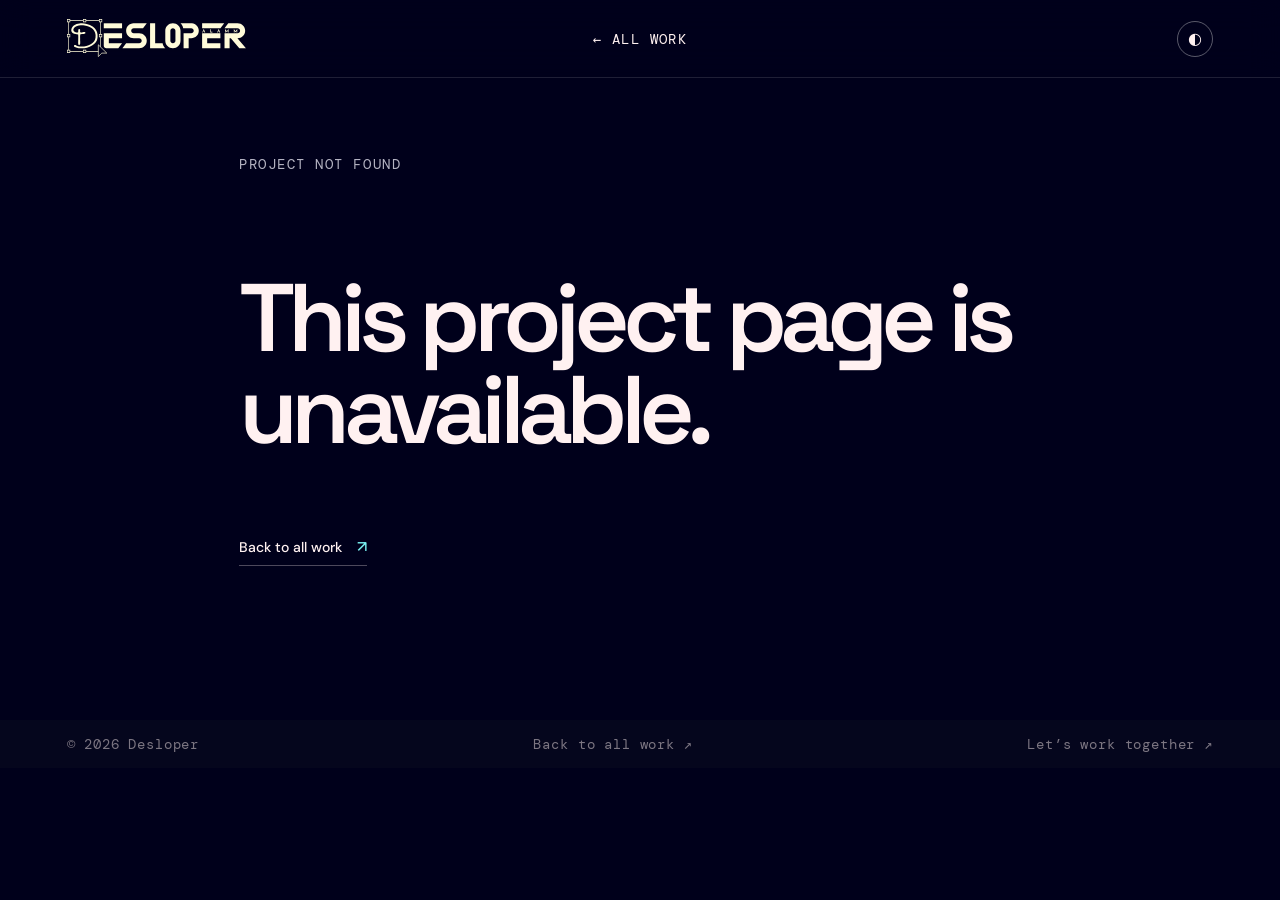
<file: projects/index.html>
<!doctype html>
<!-- GENERIC CASE-STUDY ROUTE: new project records can use /projects/#<slug> without another HTML page. -->
<html lang="en">
<head>
  <meta charset="utf-8"><meta name="viewport" content="width=device-width, initial-scale=1">
  <meta name="theme-color" content="#00001b"><meta name="description" content="Project case study from Desloper.">
  <meta property="og:type" content="article"><meta property="og:title" content="Project case study | Desloper"><meta property="og:description" content="Project case study from Desloper.">
  <title>Project case study | Desloper</title>
  <link rel="preconnect" href="https://fonts.googleapis.com"><link rel="preconnect" href="https://fonts.gstatic.com" crossorigin>
  <link href="https://fonts.googleapis.com/css2?family=DM+Mono:wght@400;500&family=DM+Sans:wght@400;500;600;700&family=Space+Grotesk:wght@400;500;600;700&display=swap" rel="stylesheet">
  <link rel="stylesheet" href="/styles.css"><link rel="stylesheet" href="/case-study.css">
  <script src="/assets/projects.js" defer></script><script src="/assets/case-study-shell.js" defer></script><script src="/assets/project-page.js" defer></script>
</head>
<body>
  <a class="skip-link" href="#case-content">Skip to case study</a><div class="scroll-progress"><span id="scroll-progress-bar"></span></div>
  <header class="case-header"><a class="brand" href="/"><img src="/assets/images/desloper-logo.svg" width="64%" alt="Desloper"></a><a class="back-work" href="/">← <span>ALL WORK</span></a><button class="case-theme-toggle icon-button" aria-label="Switch theme" type="button">◐</button></header>
  <!-- /projects/<slug> hash selects a record from assets/projects.js. -->
  <main id="case-content"><div class="case-loading">Loading case study…</div></main>
  <footer class="case-footer"><span>© <span class="copyright-year">2026</span> Desloper</span><a href="/">Back to all work ↗</a><a href="/#contact">Let’s work together ↗</a></footer>
</body>
</html>
</file>
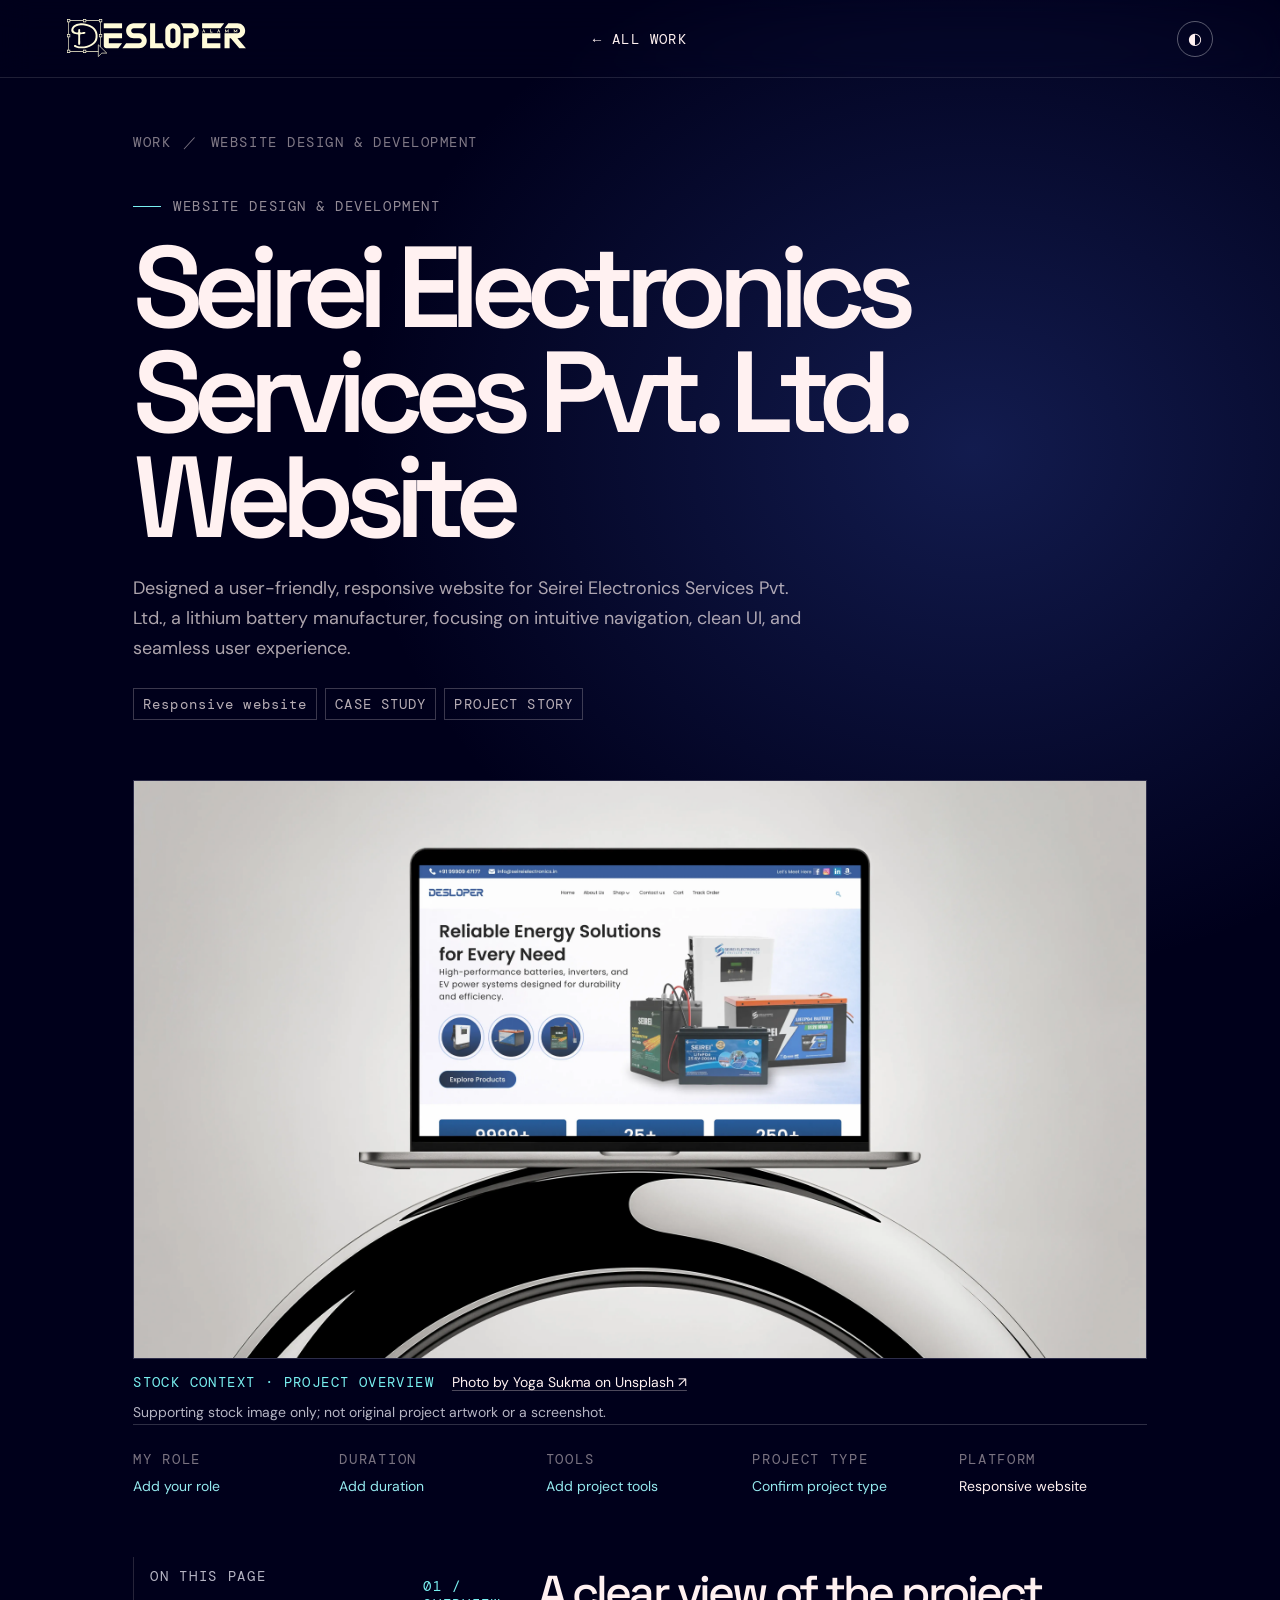
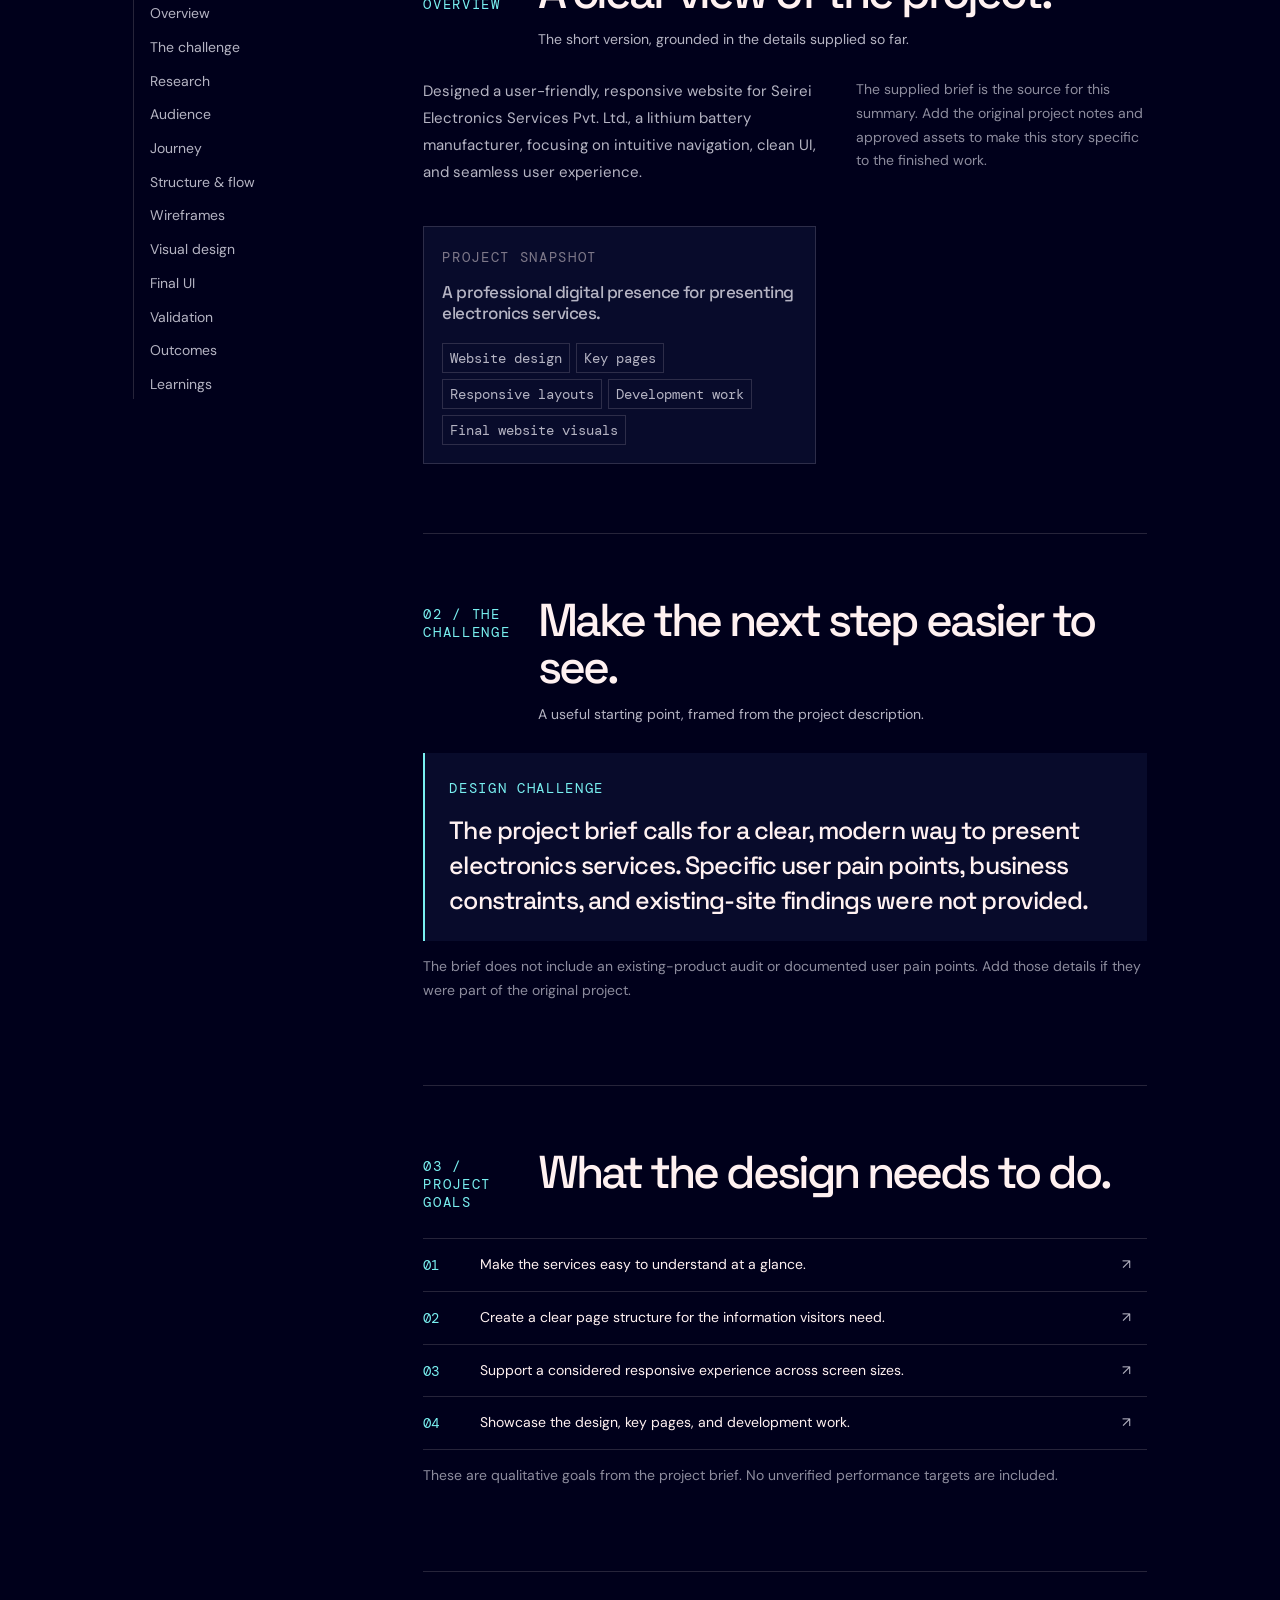
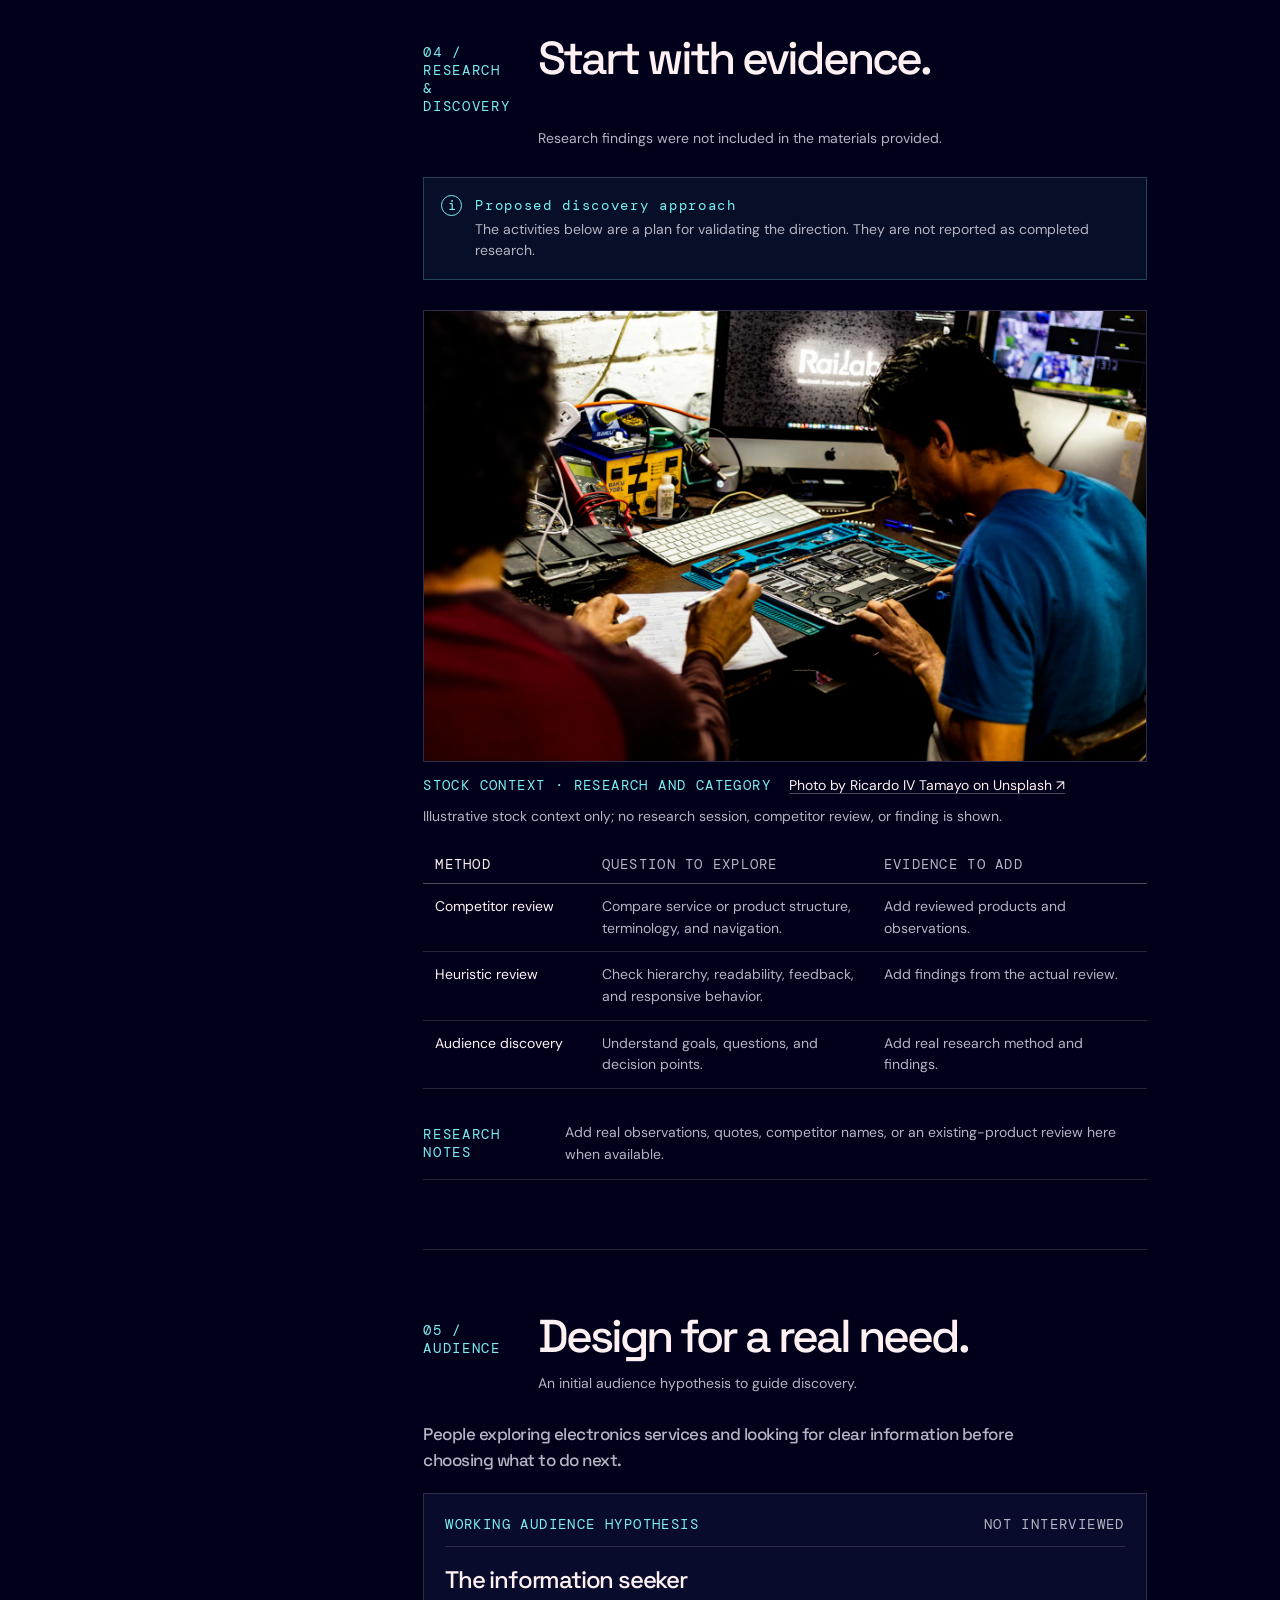
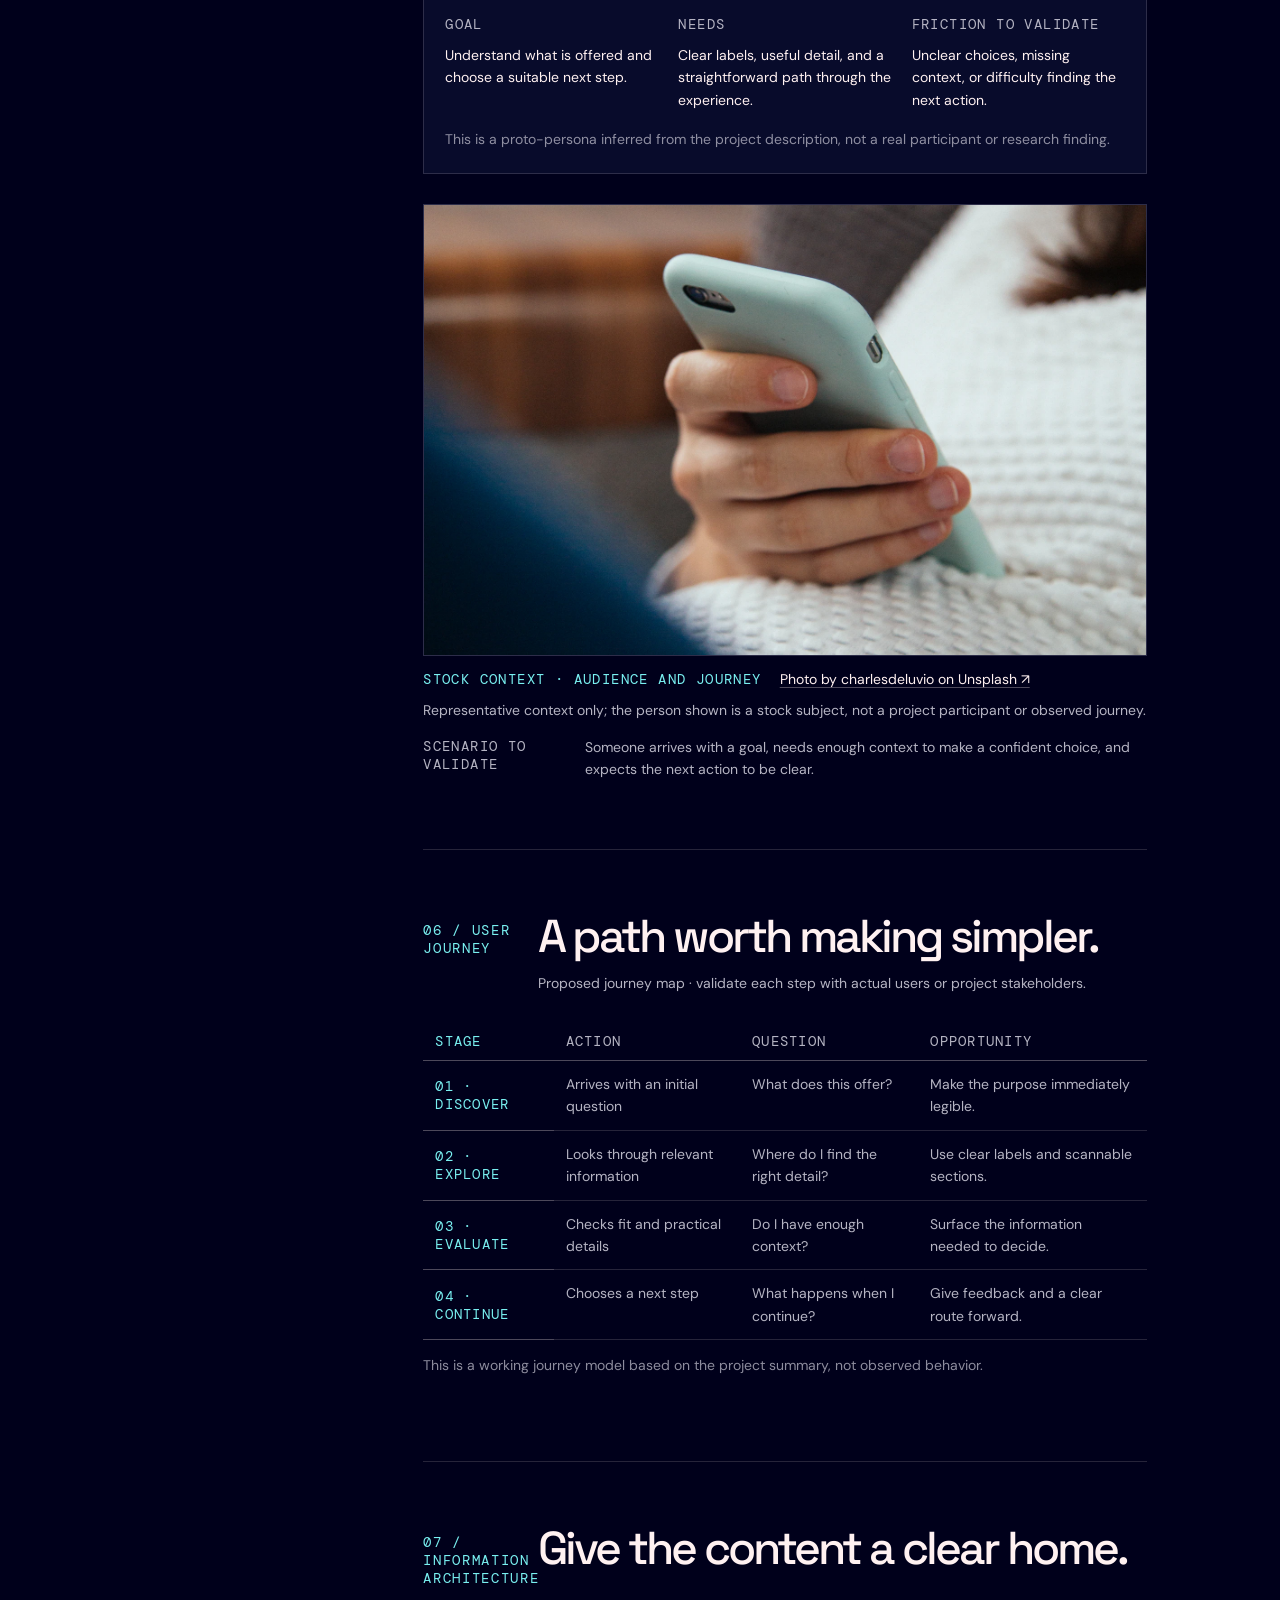
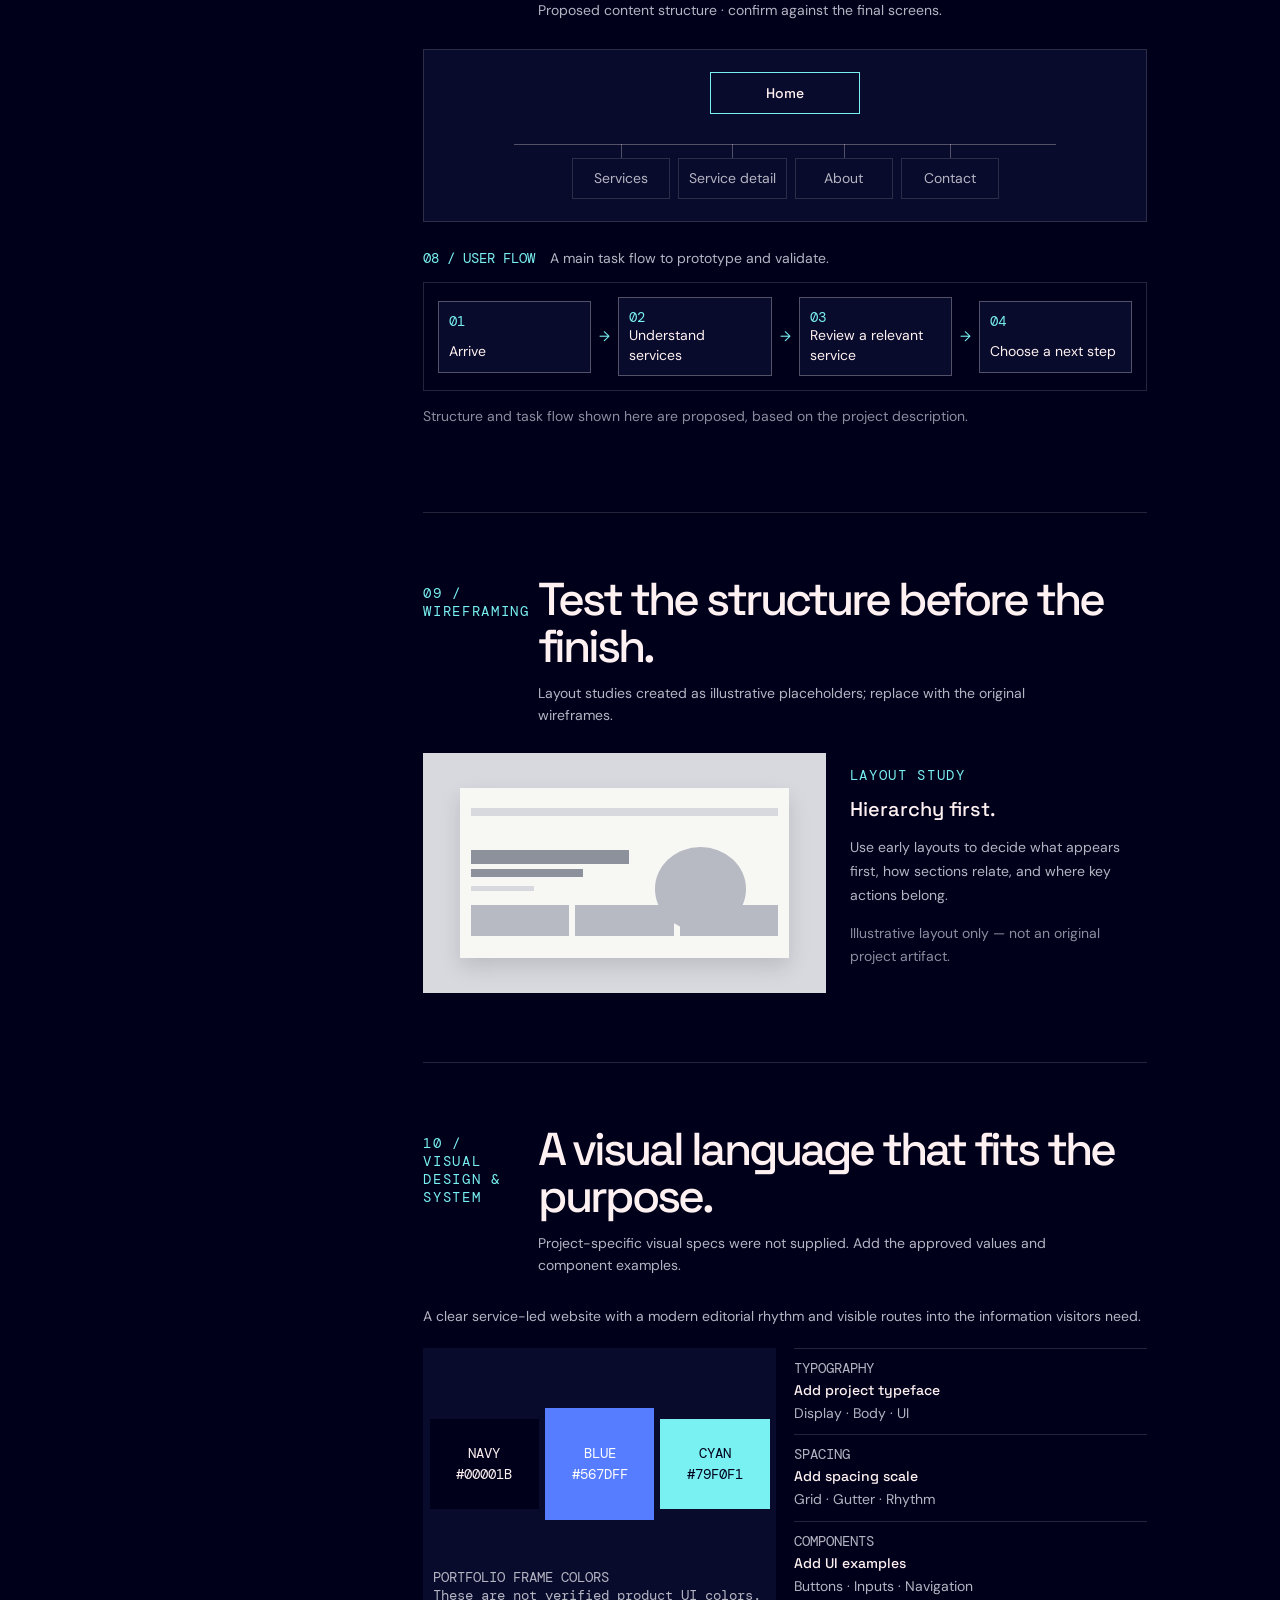
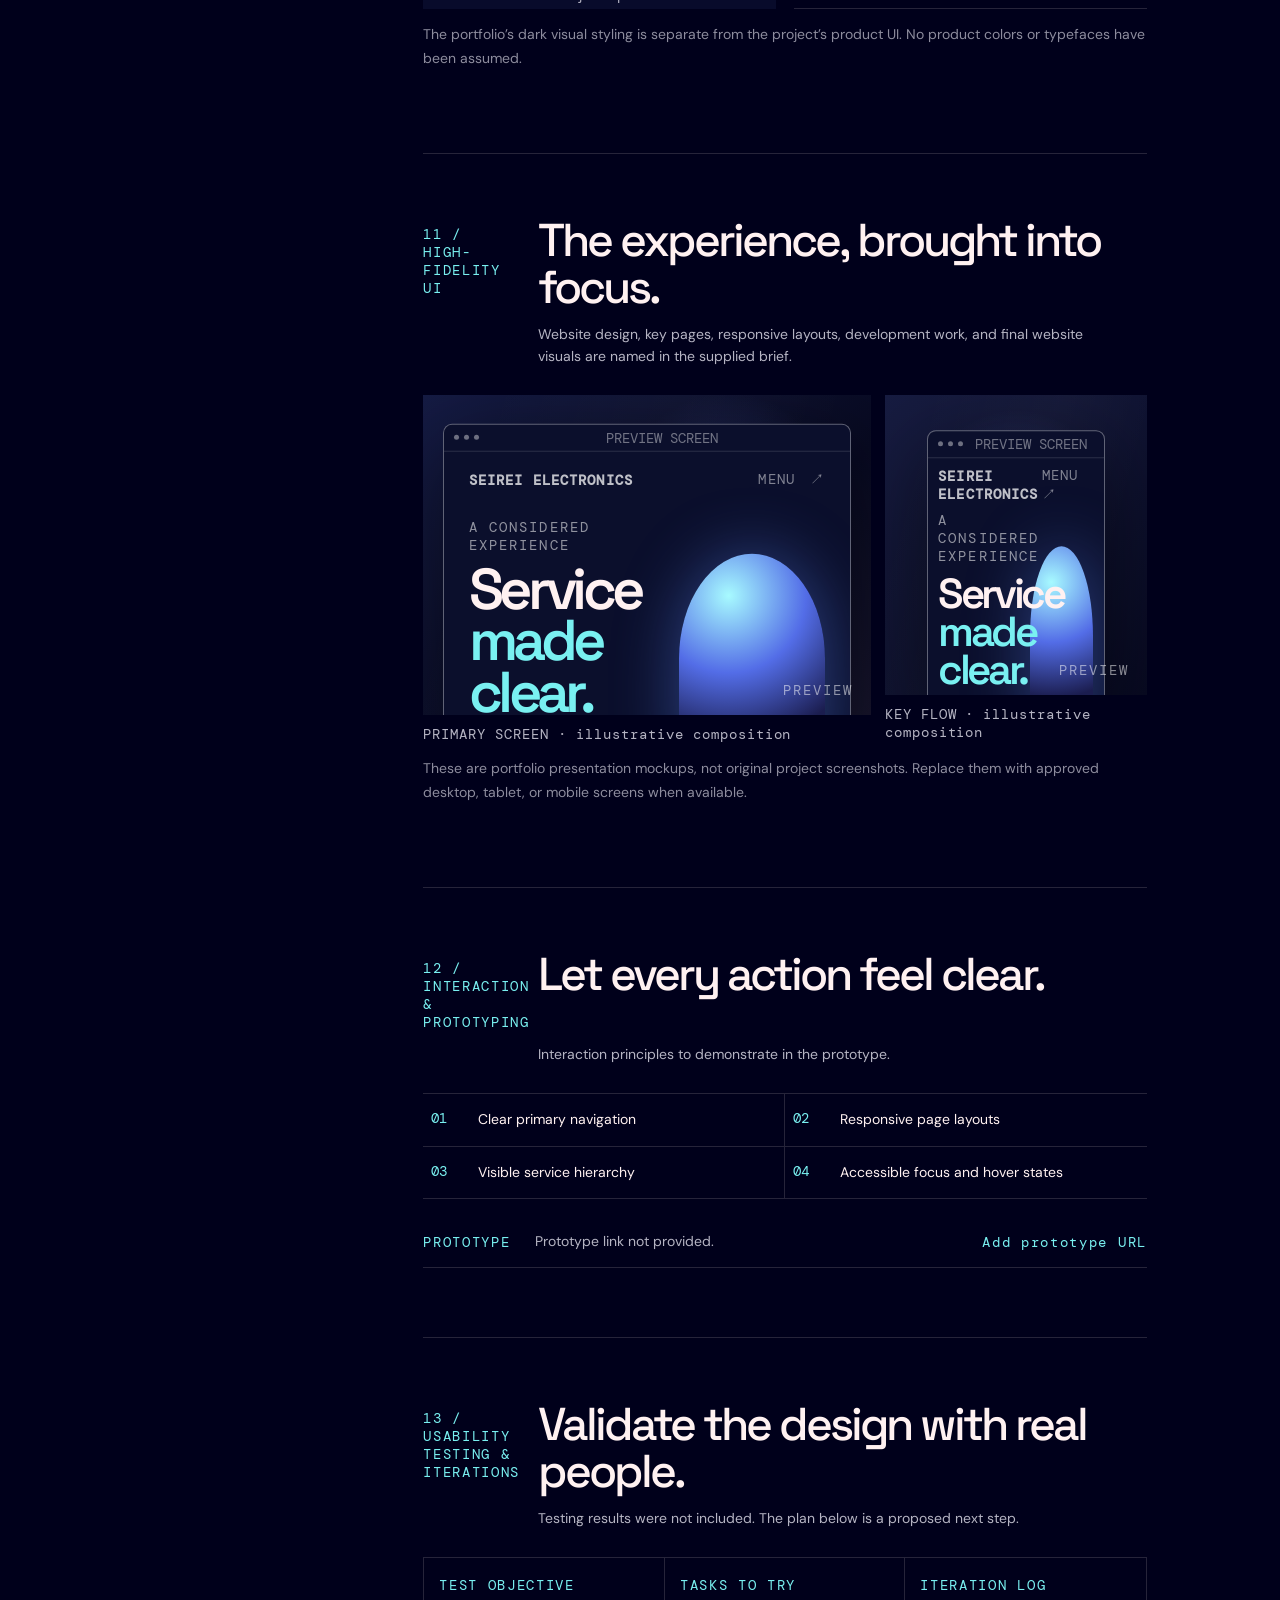
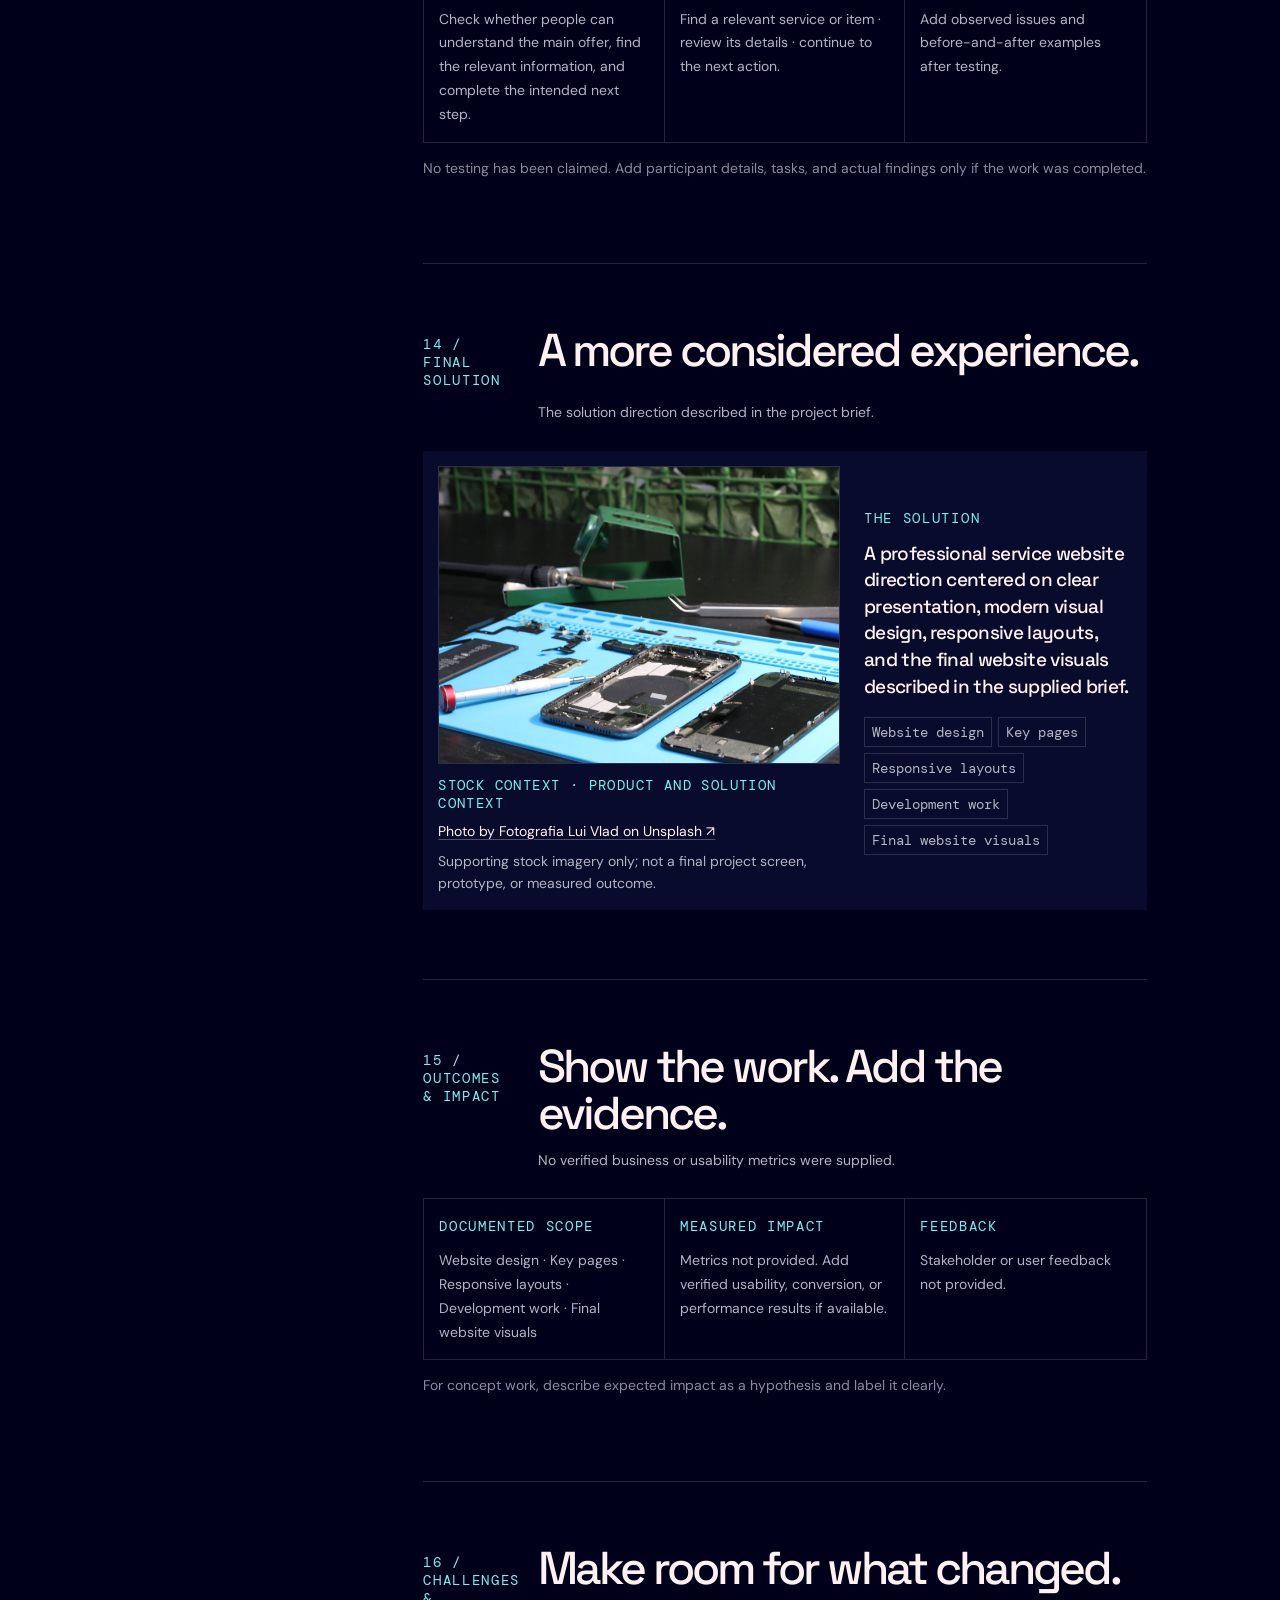
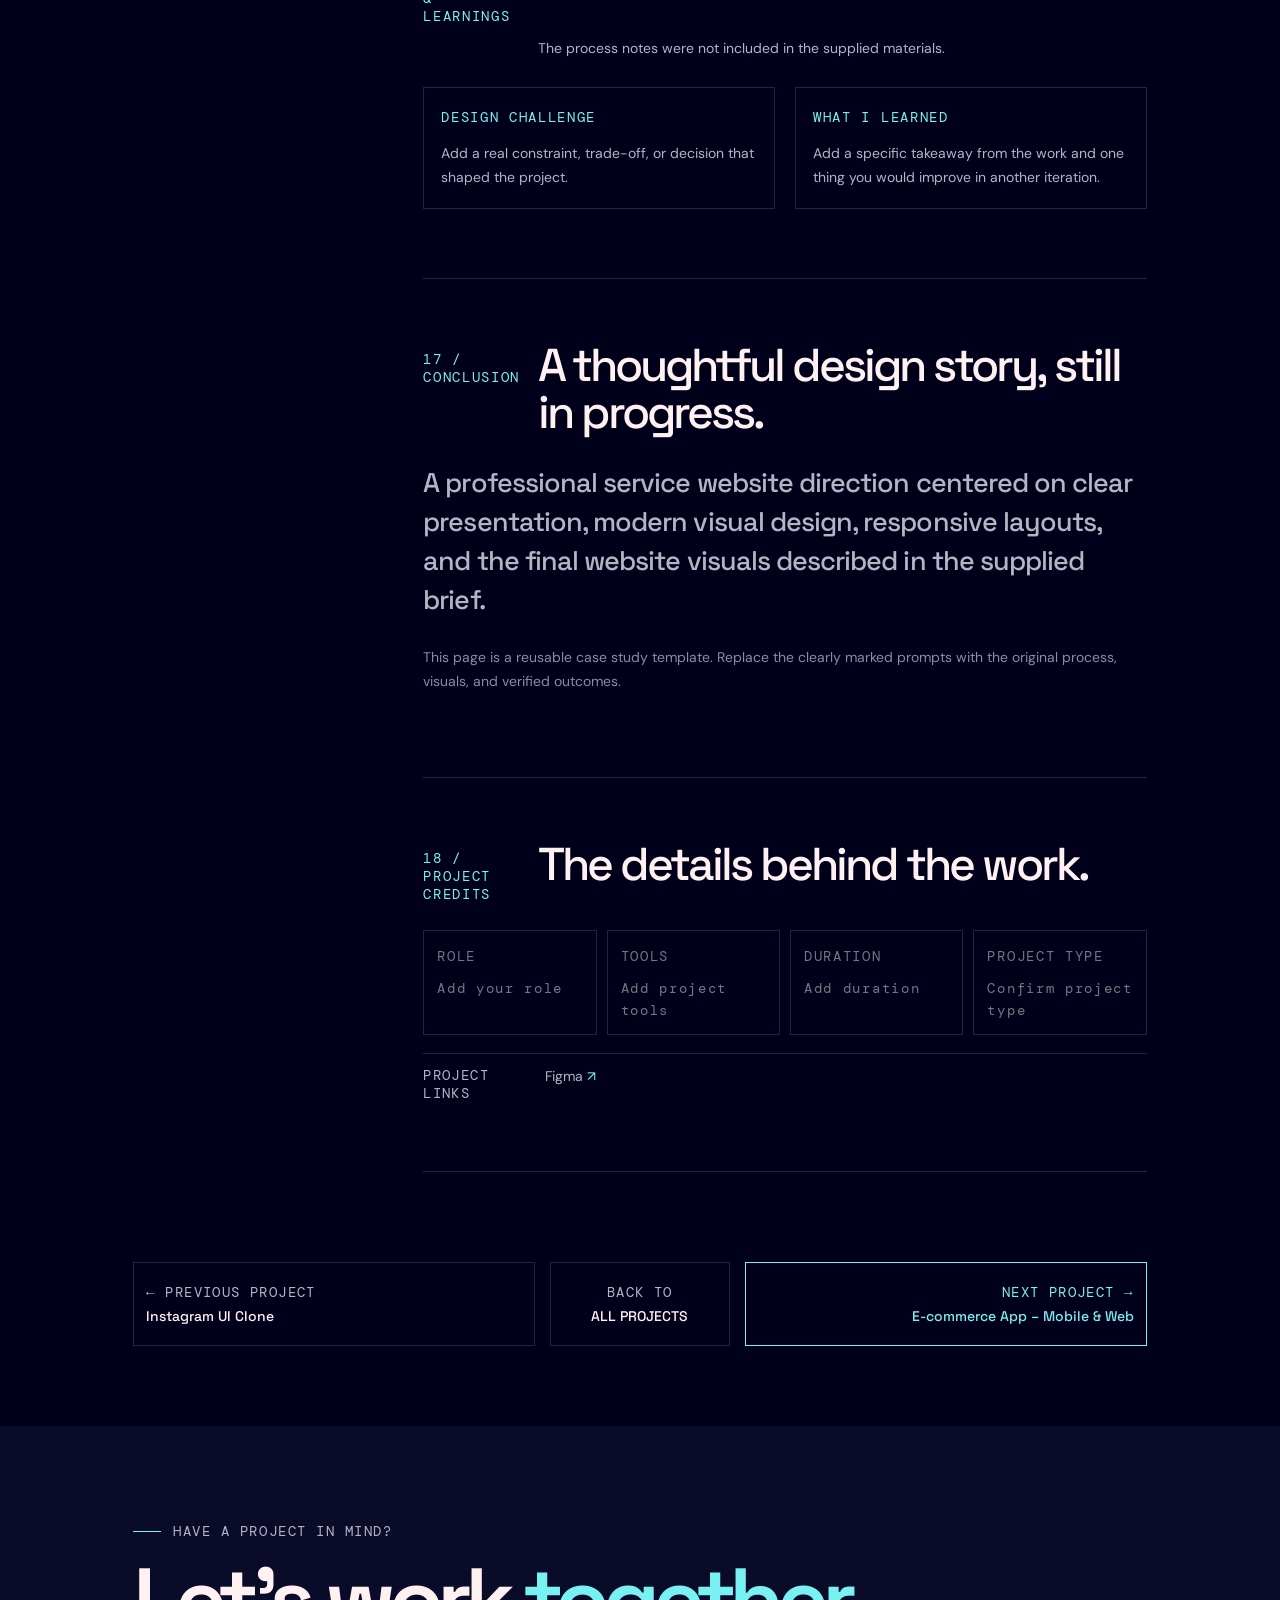
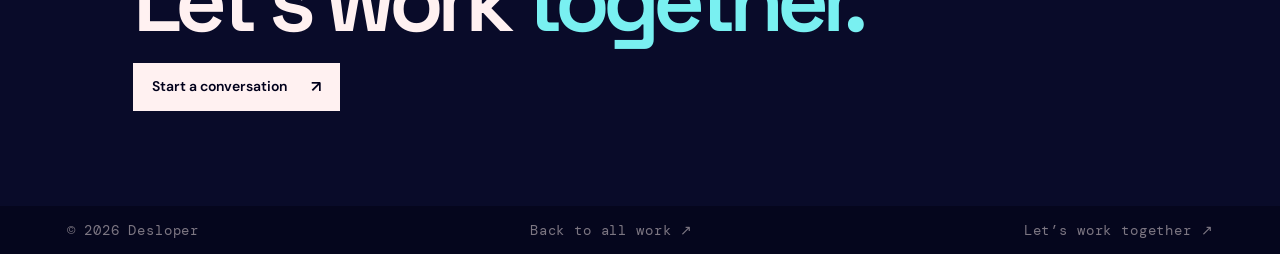
<file: projects/seirei-electronics-services-website/index.html>
<!doctype html>
<!-- WEBSITE CASE STUDY ROUTE — Seirei Electronics Services. Edit metadata here; case-study copy and image data live in /assets/projects.js. -->
<html lang="en">

<head>
  <meta charset="utf-8">
  <meta name="viewport" content="width=device-width, initial-scale=1">
  <meta name="theme-color" content="#00001b">
  <meta name="description"
    content="A professional website design and development project focused on presenting electronics services clearly.">
  <meta property="og:type" content="article">
  <meta property="og:title" content="Seirei Electronics Services Website — Case Study | Desloper">
  <meta property="og:description" content="A professional digital presence for presenting electronics services.">
  <title>Seirei Electronics Services Website — Case Study | Desloper</title>
  <link rel="preconnect" href="https://fonts.googleapis.com">
  <link rel="preconnect" href="https://fonts.gstatic.com" crossorigin>
  <link
    href="https://fonts.googleapis.com/css2?family=DM+Mono:wght@400;500&family=DM+Sans:wght@400;500;600;700&family=Space+Grotesk:wght@400;500;600;700&display=swap"
    rel="stylesheet">
  <link rel="stylesheet" href="/styles.css">
  <link rel="stylesheet" href="/case-study.css">
  <script src="/assets/projects.js" defer></script>
  <script src="/assets/case-study-shell.js" defer></script>
  <script src="/assets/project-page.js" defer></script>
</head>

<body data-project="seirei-electronics-services-website">
  <a class="skip-link" href="#case-content">Skip to case study</a>
  <div class="scroll-progress"><span id="scroll-progress-bar"></span></div>
  <header class="case-header">
    <a class="brand" href="/">
      <img src="../../assets/images/desloper-logo.svg" width="64%" alt="">
      <!-- <span class="brand-mark">D</span><span>DESLOPER<span
          class="brand-period">.</span></span> -->
        </a><a class="back-work" href="/">← <span>ALL WORK</span></a><button
      class="case-theme-toggle icon-button" aria-label="Switch theme" type="button">◐</button></header>
  <!-- Complete case study sections are rendered from this route's body[data-project] slug by /assets/project-page.js. -->
  <main id="case-content">
    <div class="case-loading">Loading case study…</div>
  </main>
  <footer class="case-footer"><span>© <span class="copyright-year">2026</span> Desloper</span><a href="/">Back to all
      work ↗</a><a href="/#contact">Let’s work together ↗</a></footer>
</body>

</html>
</file>
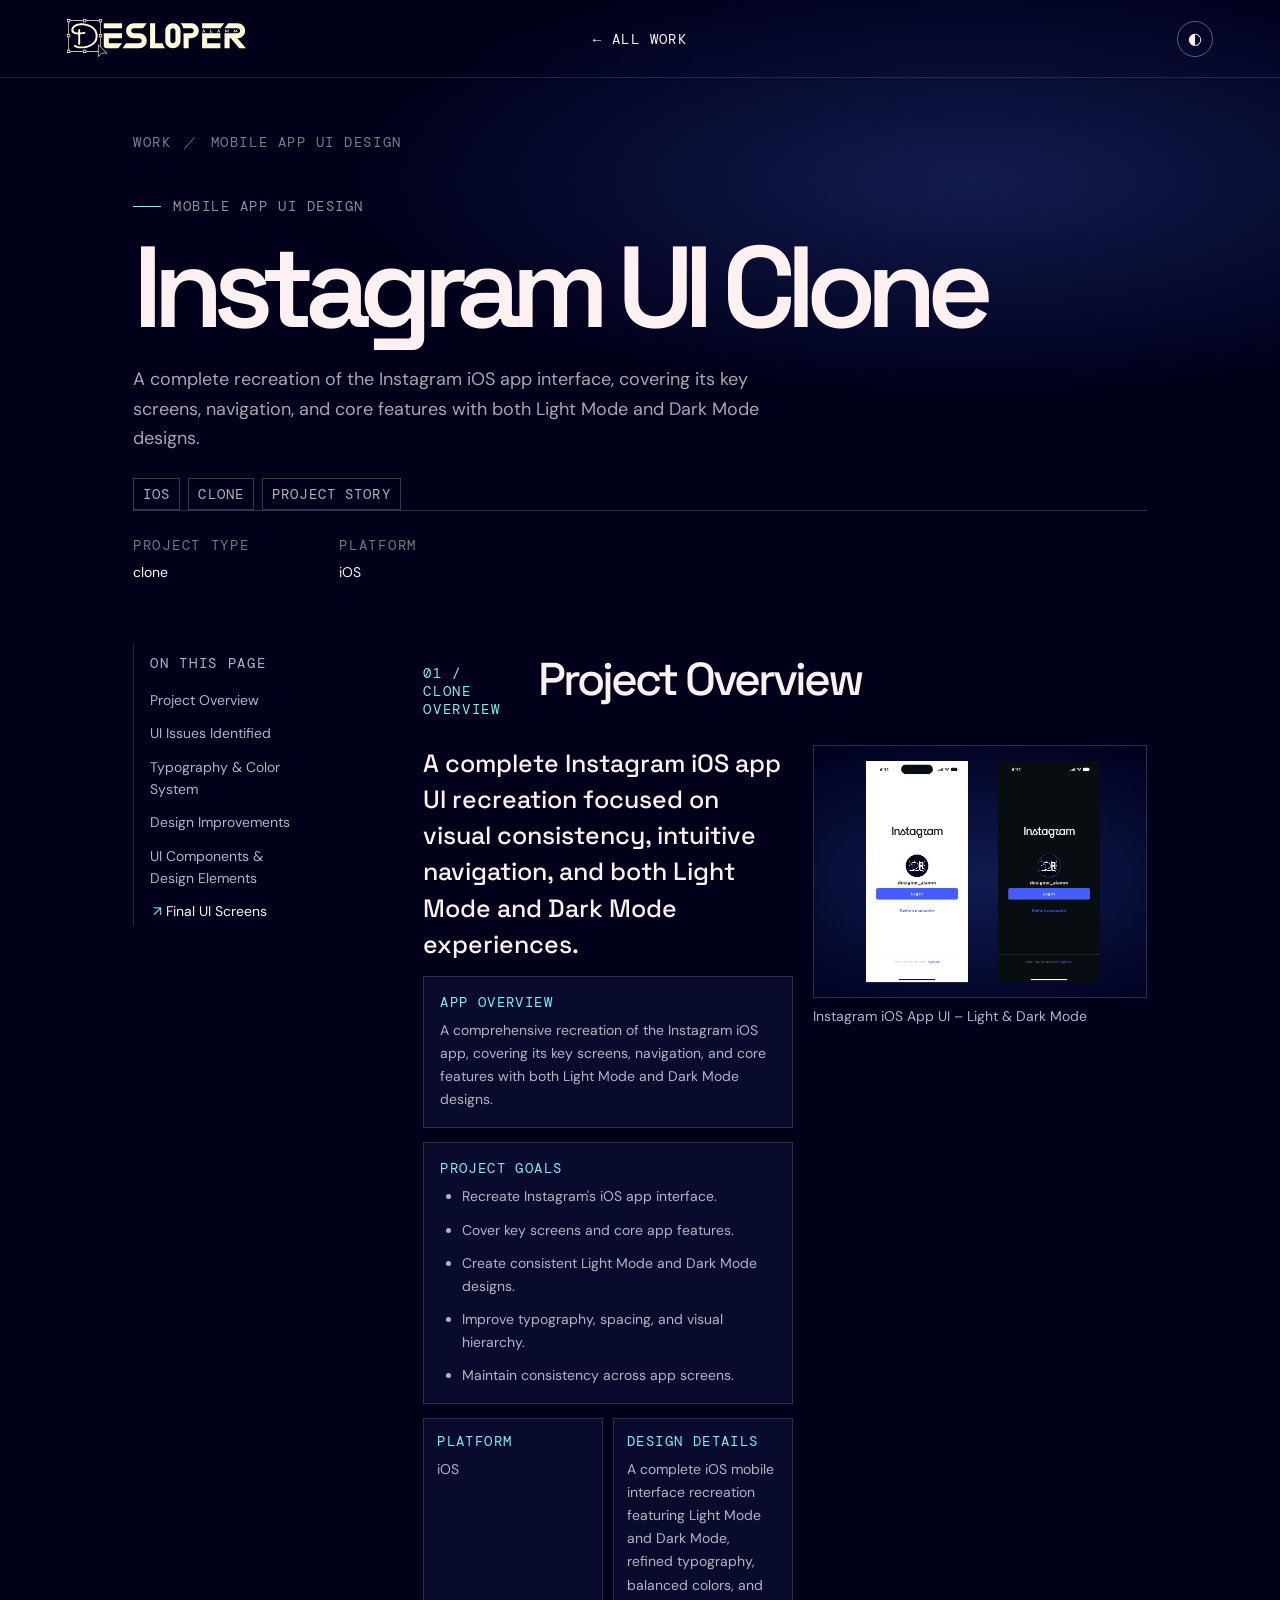
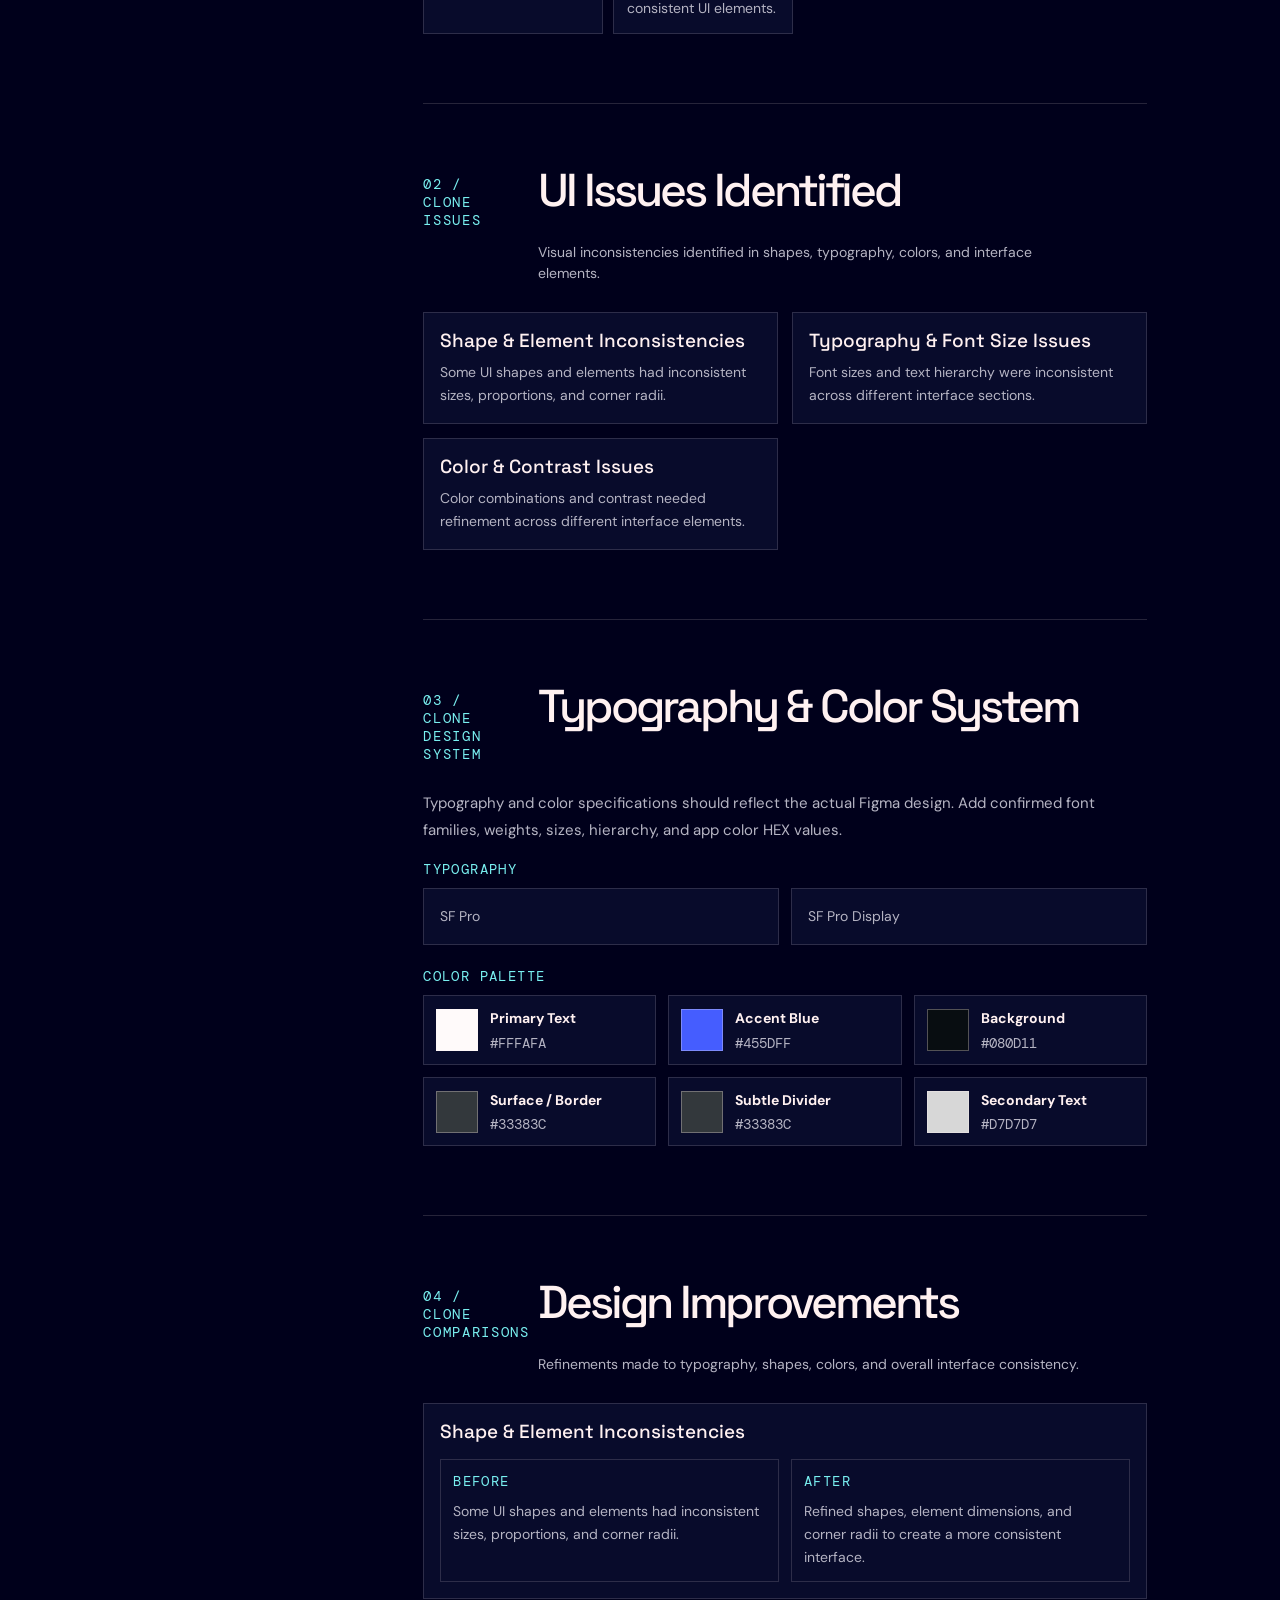
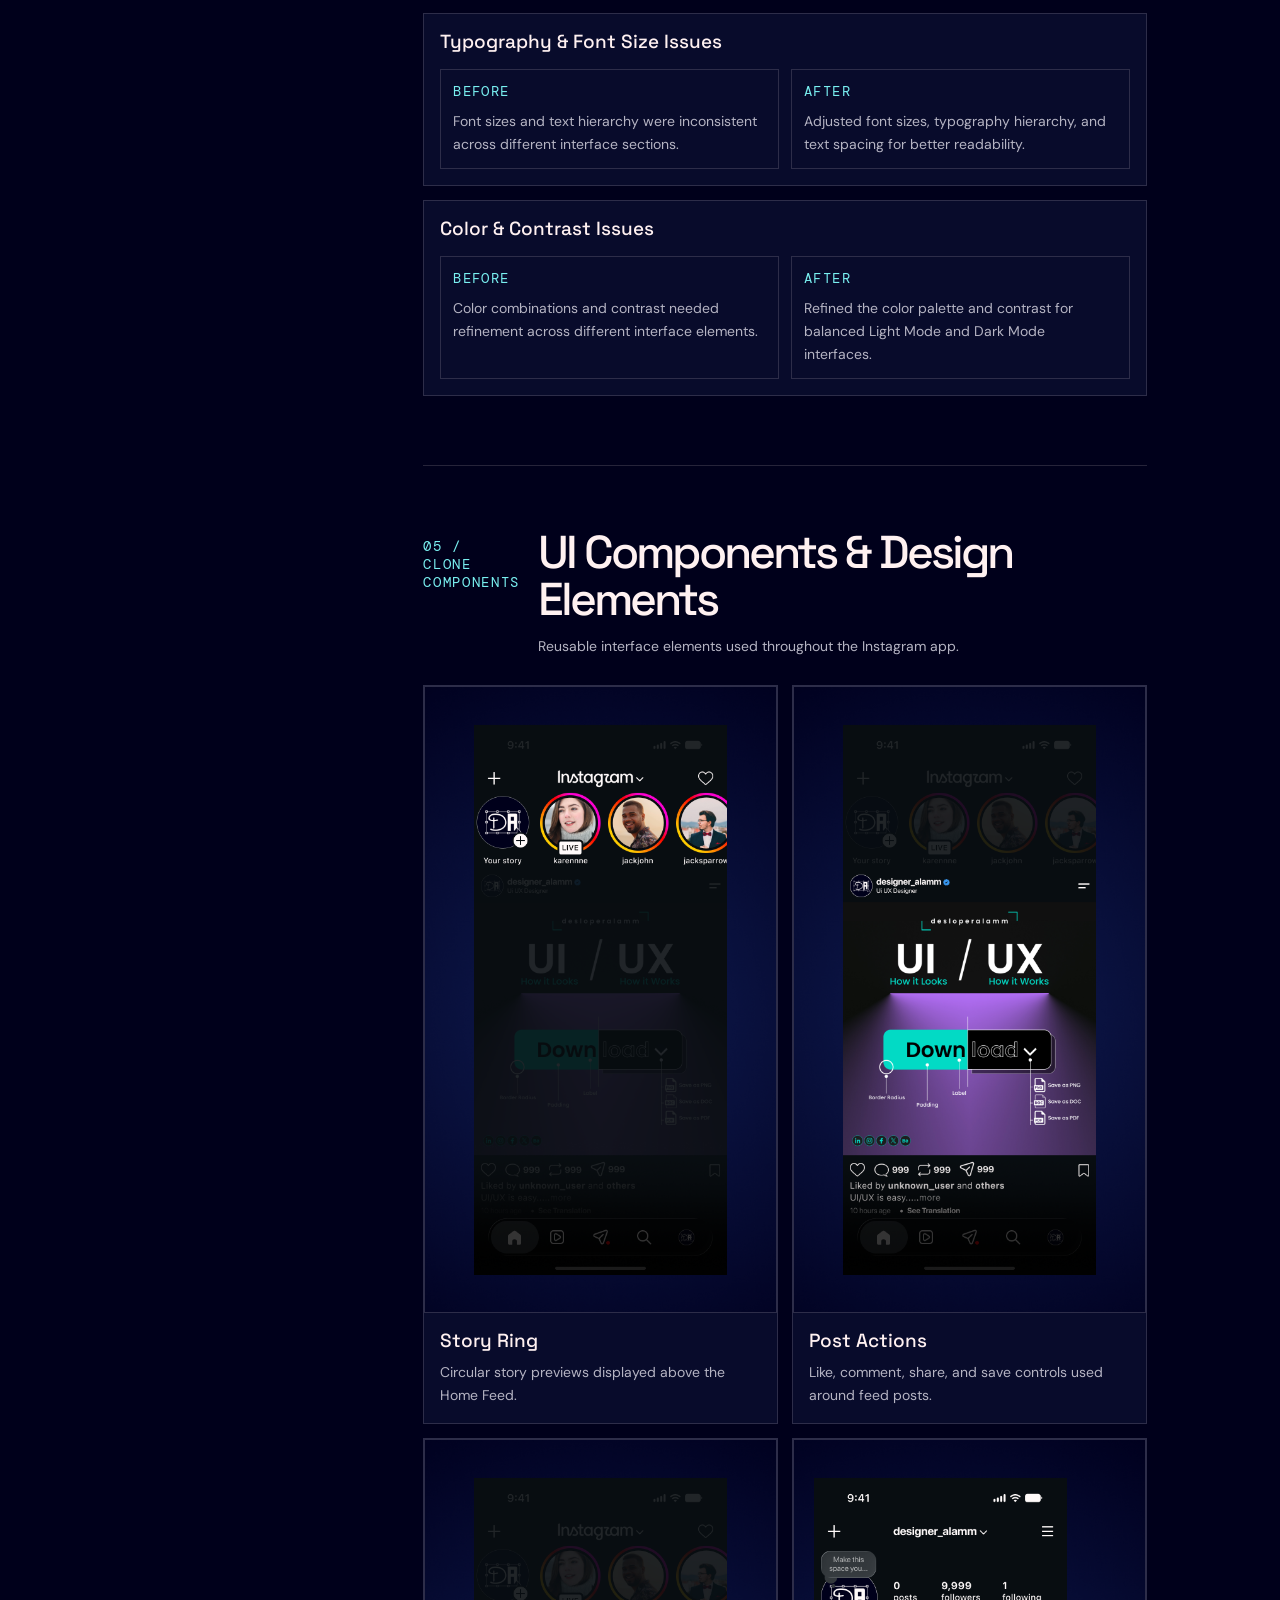
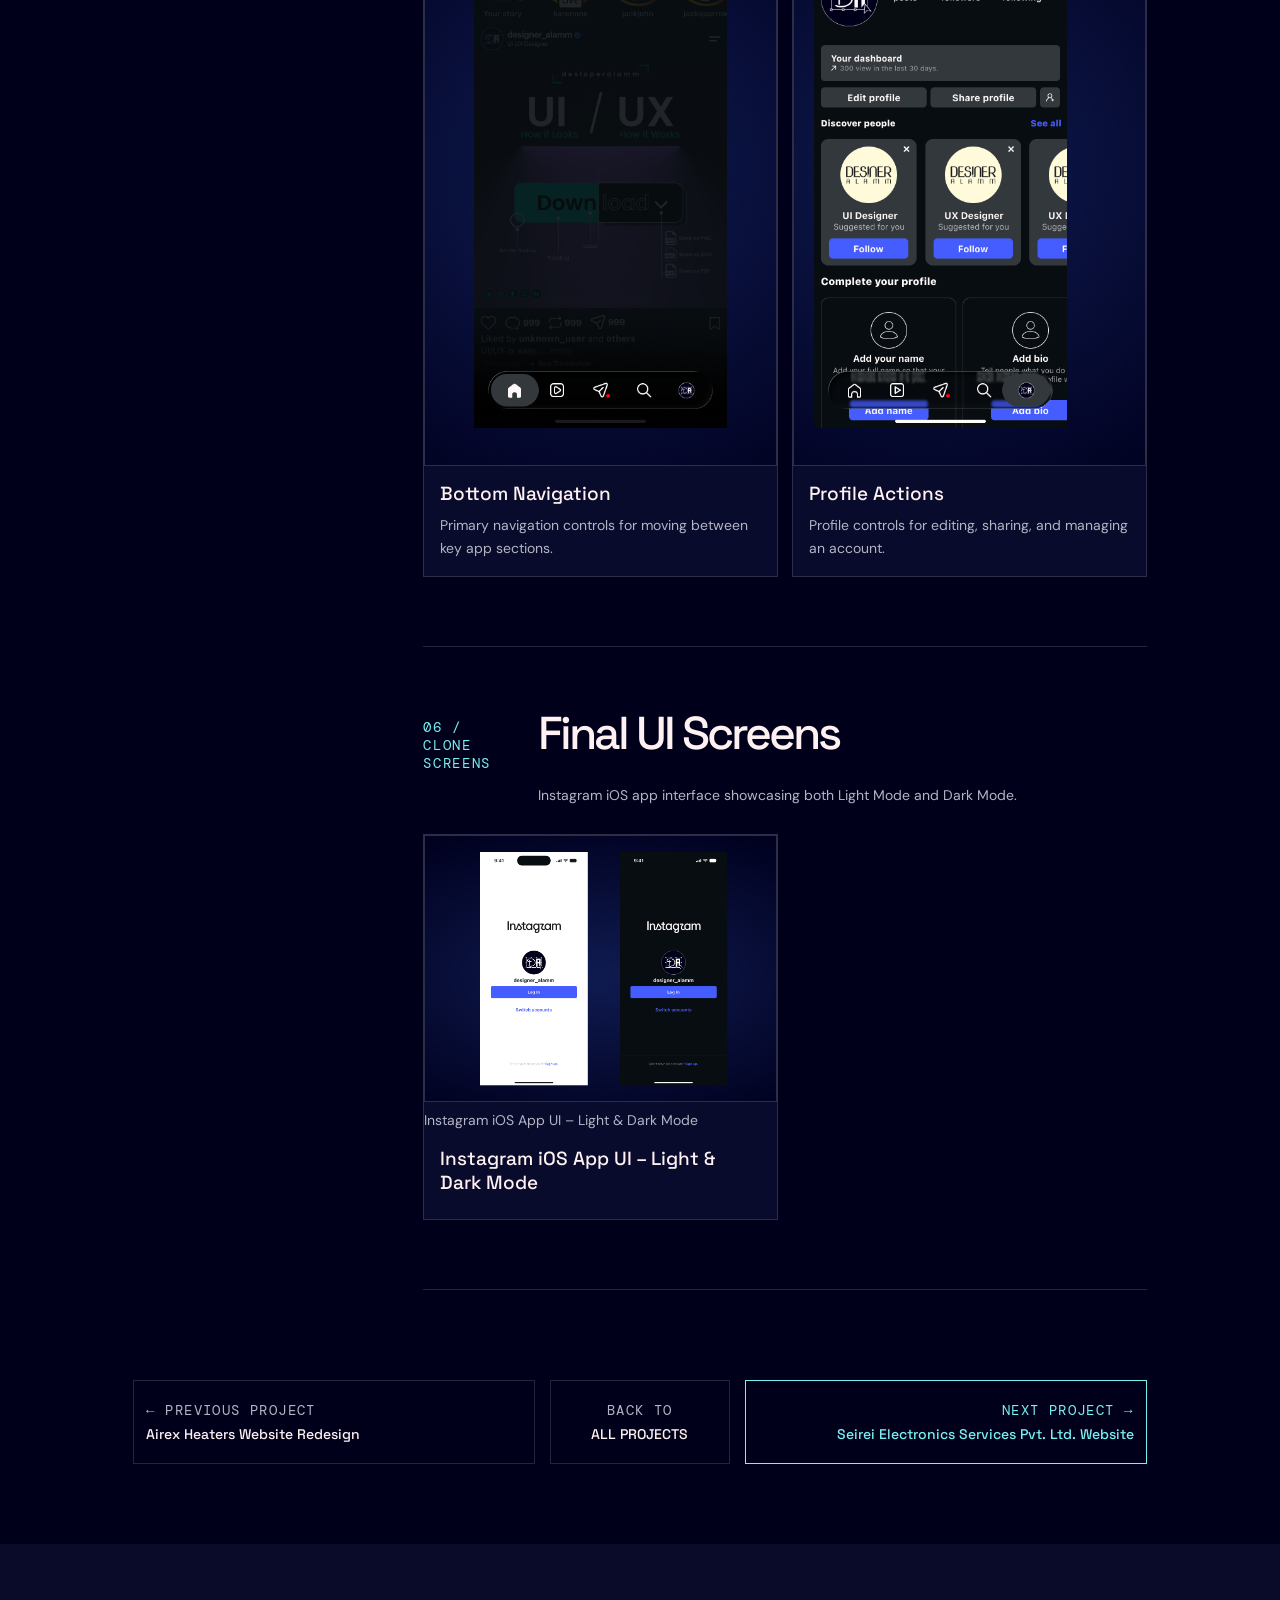
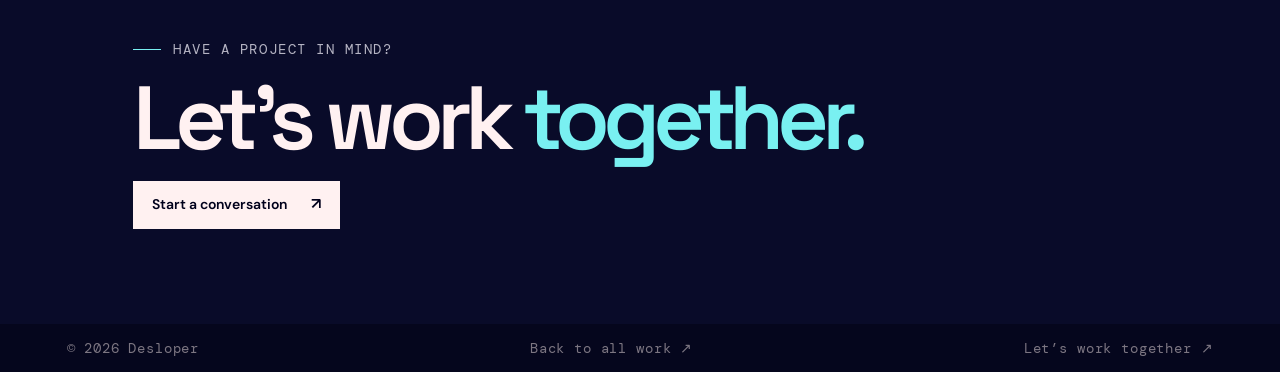
<file: projects/instagram-ui-clone/instagram-ui-clone.html>
<!doctype html>
<!-- WEBSITE CASE STUDY ROUTE — Instagram UI Clone.
     Edit metadata here; case-study copy and image data live in /assets/projects.js. -->

<html lang="en">

<head>
    <meta charset="utf-8">
    <meta name="viewport" content="width=device-width, initial-scale=1">
    <meta name="theme-color" content="#00001b">

    <meta name="description"
        content="An Instagram UI clone project focused on improving visual consistency through better shapes, typography, and colors.">

    <meta property="og:type" content="article">
    <meta property="og:title" content="Instagram UI Clone — Case Study | Desloper">
    <meta property="og:description"
        content="A mobile app UI cloning project exploring visual improvements in shapes, typography, and color consistency.">

    <title>Instagram UI Clone — Case Study | Desloper</title>

    <link rel="preconnect" href="https://fonts.googleapis.com">
    <link rel="preconnect" href="https://fonts.gstatic.com" crossorigin>

    <link
        href="https://fonts.googleapis.com/css2?family=DM+Mono:wght@400;500&family=DM+Sans:wght@400;500;600;700&family=Space+Grotesk:wght@400;500;600;700&display=swap"
        rel="stylesheet">

    <link rel="stylesheet" href="/styles.css">
    <link rel="stylesheet" href="/case-study.css">

    <script src="/assets/projects.js" defer></script>
    <script src="/assets/case-study-shell.js" defer></script>
    <script src="/assets/project-page.js" defer></script>
</head>

<body data-project="instagram-ui-clone">

    <a class="skip-link" href="#case-content">
        Skip to case study
    </a>

    <div class="scroll-progress">
        <span id="scroll-progress-bar"></span>
    </div>

    <header class="case-header">

        <a class="brand" href="/">
            <img src="../../assets/images/desloper-logo.svg" width="64%" alt="">
            <!-- <span class="brand-mark">D</span>
            <span>DESLOPER<span class="brand-period">.</span></span> -->
        </a>

        <a class="back-work" href="/">
          
	&larr;
 <span>ALL WORK</span>
        </a>

        <button class="case-theme-toggle icon-button" aria-label="Switch theme" type="button">
            ◐
        </button>

    </header>

    <!--
    Complete case study sections are rendered from
    this route's body[data-project] slug by /assets/project-page.js.
  -->

    <main id="case-content">
        <div class="case-loading">
            Loading case study…
        </div>
    </main>

    <footer class="case-footer">

        <span>
            © <span class="copyright-year">2026</span> Desloper
        </span>

        <a href="/">
            Back to all work ↗
        </a>

        <a href="/#contact">
            Let’s work together ↗
        </a>

    </footer>

</body>

</html>
</file>
<file: styles.css>
/* SHARED THEME + TYPOGRAPHY: global colors, font stacks, and header sizing for homepage and project routes. */
:root {
  color-scheme: dark;
  --ink: #00001b;
  --ink-soft: #080b2b;
  --paper: #fff1f1;
  --paper-dim: #b5b4c3;
  --blue: #567dff;
  --cyan: #79f0f1;
  --line: rgba(255, 241, 241, .15);
  --line-strong: rgba(255, 241, 241, .3);
  --display: 'Space Grotesk', 'Arial Narrow', sans-serif;
  --body: 'DM Sans', Arial, sans-serif;
  --mono: 'DM Mono', monospace;
  --header-height: 78px;
}

html[data-theme="light"] {
  color-scheme: light;
  --ink: #f6f2ed;
  --ink-soft: #fffdf9;
  --paper: #10142e;
  --paper-dim: #5d6174;
  --line: rgba(16, 20, 46, .15);
  --line-strong: rgba(16, 20, 46, .32);
}
.creative-art.campaign-custom {
  background: linear-gradient(
    135deg,
    #18234f 0%,
    #293f78 50%,
    #82dce5 100%
  ) !important;
}

* {
  box-sizing: border-box;
}

html {
  scroll-behavior: smooth;
  scroll-padding-top: calc(var(--header-height) + 24px);
}

body {
  margin: 0;
  background: var(--ink);
  color: var(--paper);
  font-family: var(--body);
  font-size: 16px;
  line-height: 1.55;
  transition: background-color .35s ease, color .35s ease;
}

body,
button,
input,
textarea,
select {
  font-family: var(--body);
}

button,
a,
input,
textarea,
select {
  -webkit-tap-highlight-color: transparent;
}

a {
  color: inherit;
  text-decoration: none;
}

button {
  color: inherit;
}

img {
  display: block;
  max-width: 100%;
}

::selection {
  background: var(--cyan);
  color: #00001b;
}

/* ACCESSIBILITY UTILITIES: focus indicator, keyboard skip link, and reading progress bar. */
:focus-visible {
  outline: 2px solid var(--cyan);
  outline-offset: 4px;
}

.skip-link {
  position: fixed;
  z-index: 1000;
  top: 10px;
  left: 10px;
  padding: 10px 14px;
  transform: translateY(-160%);
  background: var(--paper);
  color: var(--ink);
}

.skip-link:focus {
  transform: translateY(0);
}

.scroll-progress {
  position: fixed;
  z-index: 101;
  inset: 0 0 auto;
  height: 2px;
  pointer-events: none;
}

.scroll-progress span {
  display: block;
  width: 0;
  height: 100%;
  background: var(--cyan);
}

/* HOMEPAGE HEADER + NAVIGATION: desktop links, mobile menu, brand, and theme control. */
.site-header {
  position: fixed;
  z-index: 100;
  top: 0;
  left: 0;
  width: 100%;
  height: var(--header-height);
  padding: 0 5.2vw;
  display: flex;
  align-items: center;
  justify-content: space-between;
  border-bottom: 1px solid rgba(255, 255, 255, .12);
  color: #fff1f1;
  backdrop-filter: blur(15px);
  -webkit-backdrop-filter: blur(15px);
}

.brand {
  display: inline-flex;
  align-items: center;
  gap: 10px;
  font: 700 14px var(--display);
  letter-spacing: .12em;
}

.brand-mark {
  display: grid;
  width: 28px;
  height: 28px;
  place-items: center;
  border: 1px solid currentColor;
  border-radius: 50%;
  font: 600 14px var(--display);
  letter-spacing: 0;
}

.brand-period {
  color: var(--cyan);
}

.desktop-nav {
  position: absolute;
  left: 50%;
  display: flex;
  gap: clamp(24px, 4vw, 58px);
  transform: translateX(-50%);
}

.desktop-nav a,
.header-cta {
  font-size: 14px;
  font-weight: 500;
  letter-spacing: .05em;
  transition: color .2s ease;
}

.desktop-nav a:hover,
.header-cta:hover {
  color: var(--cyan);
}

.header-actions {
  display: flex;
  align-items: center;
  gap: 22px;
}

.header-cta {
  padding-bottom: 4px;
  border-bottom: 1px solid rgba(255, 255, 255, .55);
}

.header-cta span {
  margin-left: 9px;
  color: var(--cyan);
}

.icon-button {
  display: inline-grid;
  place-items: center;
  width: 36px;
  height: 36px;
  padding: 0;
  border: 1px solid rgba(255, 255, 255, .35);
  border-radius: 50%;
  background: transparent;
  cursor: pointer;
}

.theme-icon {
  font-size: 17px;
  line-height: 1;
}

.menu-toggle {
  display: none;
  gap: 5px;
  align-content: center;
}

.menu-toggle span {
  display: block;
  width: 13px;
  height: 1px;
  background: currentColor;
}

.mobile-nav {
  display: none;
}

/* HERO SECTION: full-screen introduction and image/wordmark entrance animations. */
.hero {
  position: relative;
  min-height: min(900px, 100svh);
  min-height: max(720px, 100svh);
  overflow: hidden;
  display: flex;
  flex-direction: column;
  justify-content: space-between;
  padding: calc(var(--header-height) + 26px) 5.2vw 35px;
  isolation: isolate;
  background: #00001b;
  color: #fff1f1;
}

.hero-image {
  position: absolute;
  z-index: -3;
  inset: -4% 0;
  /* background: url('./assets/images/alam-red.png') 50% 48% / cover; */
  background: url('https://res.cloudinary.com/drrhixpv8/image/upload/v1795428354/alamred_kyoxqi.webp') 50% 48% / cover;
  opacity: .52;
  transform: scale(1.035);
  animation: hero-image-enter 1.5s ease-out both, hero-drift 24s ease-in-out 1.5s infinite alternate;
}

.hero::before {
  content: "";
  position: absolute;
  z-index: -2;
  inset: 0;
  background: linear-gradient(180deg, rgba(0, 0, 27, .44) 0%, rgba(0, 0, 27, .1) 33%, #00001b 100%);
}

.hero::after {
  content: "";
  position: absolute;
  z-index: -1;
  inset: 0;
  background: radial-gradient(ellipse at 65% 43%, rgba(46, 76, 196, .16), transparent 48%), linear-gradient(90deg, rgba(0, 0, 27, .38), transparent 72%);
}

.hero-grid {
  position: absolute;
  z-index: -1;
  inset: 0 5.2vw;
  border-right: 1px solid rgba(255, 255, 255, .06);
  border-left: 1px solid rgba(255, 255, 255, .06);
  pointer-events: none;
}

.hero-topline,
.mono-label,
.eyebrow,
.work-note,
.hero-index,
.scroll-cue,
.hero-corner-note,
.hero-aside p,
.hero-topline span {
  font-family: var(--mono);
  font-size: 14px;
  line-height: 1.5;
  letter-spacing: .11em;
}

.hero-topline {
  display: flex;
  justify-content: space-between;
  color: rgba(255, 241, 241, .75);
}

.availability-dot {
  display: inline-block;
  width: 6px;
  height: 6px;
  margin-left: 6px;
  border-radius: 50%;
  background: var(--cyan);
  box-shadow: 0 0 13px var(--cyan);
}

.hero-wordmark {
  position: relative;
  width: max-content;
  margin: auto auto 0;
  align-self: center;
  font: 700 clamp(4rem, 19.2vw, 20rem)/.76 var(--display);
  letter-spacing: -.095em;
  white-space: nowrap;
  color: #fff1f1;
  text-shadow: 0 4px 70px rgba(0, 0, 20, .42);
  transform: scaleX(.96);
  transform-origin: center;
  animation: wordmark-enter .9s cubic-bezier(.2, .8, .2, 1) .12s both;
}

.hero-bottom {
  display: grid;
  grid-template-columns: 1fr minmax(170px, 22%);
  align-items: end;
  gap: 40px;
  padding-top: clamp(42px, 7vw, 90px);
}

.hero-intro {
  max-width: 690px;
}

.eyebrow {
  display: flex;
  align-items: center;
  gap: 12px;
  margin: 0 0 19px;
  font-size: 14px;
  color: var(--paper-dim);
}

.eyebrow-line {
  display: inline-block;
  width: 28px;
  height: 1px;
  background: var(--cyan);
}

.hero h1 {
  max-width: 690px;
  margin: 0;
  font: 600 clamp(2.35rem, 5vw, 4.7rem)/1.05 var(--display);
  letter-spacing: -.055em;
}

.hero-copy {
  max-width: 490px;
  margin: 22px 0 0;
  color: rgba(255, 241, 241, .72);
  font-size: clamp(14px, 1.25vw, 16px);
}

.hero-actions {
  display: flex;
  align-items: center;
  gap: 28px;
  margin-top: 29px;
}

.button {
  display: inline-flex;
  min-height: 48px;
  align-items: center;
  justify-content: center;
  gap: 24px;
  padding: 0 19px;
  border: 0;
  font-size: 14px;
  font-weight: 600;
  cursor: pointer;
  transition: transform .25s ease, background .25s ease, color .25s ease;
}

.button:hover {
  transform: translateY(-3px);
}

.button-light {
  background: var(--paper);
  color: var(--ink);
}

.hero .button-light,
.case-contact .button-light {
  background: #fff1f1;
  color: #00001b;
}

.button-light:hover {
  background: var(--cyan);
}

.button span {
  font-size: 16px;
}

.text-link {
  display: inline-flex;
  align-items: center;
  gap: 15px;
  padding: 0 0 5px;
  border: 0;
  border-bottom: 1px solid var(--line-strong);
  background: none;
  color: inherit;
  font-size: 14px;
  font-weight: 500;
  cursor: pointer;
  transition: color .2s ease, border-color .2s ease;
}

.text-link span {
  color: var(--cyan);
  font-size: 16px;
  transition: transform .2s ease;
}

.text-link:hover {
  color: var(--cyan);
  border-color: var(--cyan);
}

.text-link:hover span {
  transform: translate(2px, -2px);
}

.hero-aside {
  display: flex;
  /* min-height: 172px; */
  flex-direction: column;
  align-items: flex-start;
  justify-content: space-between;
  padding-left: 22px;
  border-left: 1px solid rgba(255, 255, 255, .25);
}

.hero-index {
  color: var(--cyan);
}

.hero-aside p {
  margin: 0;
  color: rgba(255, 241, 241, .72);
}

.scroll-cue {
  display: flex;
  align-items: center;
  gap: 11px;
  font-size: 14px;
  color: rgba(255, 241, 241, .68);
}

.scroll-cue-line {
  width: 27px;
  height: 1px;
  background: var(--cyan);
}

.hero-corner-note {
  position: absolute;
  right: 5.2vw;
  top: 49%;
  writing-mode: vertical-rl;
  color: rgba(255, 241, 241, .55);
  font-size: 14px;
}

.hero-corner-note span {
  color: var(--cyan);
}

/* INTRODUCTION STRIP: compact positioning statement between hero and work. */
.intro-strip {
  position: relative;
  display: grid;
  grid-template-columns: 1fr minmax(280px, 2fr) 50px;
  align-items: center;
  gap: 28px;
  padding: 28px 10.4vw;
  border-bottom: 1px solid var(--line);
}

.intro-strip .mono-label {
  color: var(--paper-dim);
}

.intro-strip p {
  margin: 0;
  font: 500 clamp(16px, 1.8vw, 22px)/1.4 var(--display);
  letter-spacing: -.03em;
}

.intro-strip p span {
  color: var(--cyan);
}

.strip-orbit {
  justify-self: end;
  color: var(--blue);
  font-size: 28px;
}

/* SHARED SECTION SPACING + PROJECT SHOWCASE: headings, filters, card grids, previews, and landing layouts. */
.section {
  padding: clamp(88px, 11vw, 150px) 10.4vw;
}

.section-heading {
  display: flex;
  align-items: end;
  justify-content: space-between;
  gap: 48px;
}

.section-heading h2,
.skills-title h2 {
  margin: 0;
  font: 600 clamp(3rem, 7.4vw, 7.1rem)/.95 var(--display);
  letter-spacing: -.075em;
}

.heading-muted {
  color: var(--paper-dim);
  font-weight: 400;
}

.section-heading h2 sup {
  display: inline-block;
  margin-left: 14px;
  color: var(--cyan);
  font: 400 14px var(--mono);
  vertical-align: top;
  letter-spacing: 0;
}

.section-intro {
  max-width: 345px;
  margin: 0 1vw 9px 0;
  color: var(--paper-dim);
  font-size: 14px;
}

.work-toolbar {
  display: flex;
  align-items: center;
  justify-content: space-between;
  margin: 54px 0 22px;
  padding-bottom: 15px;
  border-bottom: 1px solid var(--line);
}

.filter-list {
  display: flex;
  gap: 8px;
}

.filter-button {
  padding: 9px 12px;
  border: 1px solid transparent;
  border-radius: 3px;
  background: transparent;
  color: var(--paper-dim);
  font-size: 14px;
  cursor: pointer;
  transition: all .2s ease;
}

.filter-button span {
  margin-left: 7px;
  font: 14px var(--mono);
  opacity: .62;
}

.filter-button:hover,
.filter-button.is-active {
  border-color: var(--line);
  color: var(--paper);
}

.filter-button.is-active {
  background: rgba(115, 127, 255, .11);
}

.work-note {
  color: var(--paper-dim);
  font-size: 14px;
}

.work-note span {
  margin-left: 8px;
  color: var(--cyan);
  font-size: 14px;
}

.project-grid {
  display: grid;
  grid-template-columns: repeat(2, minmax(0, 1fr));
  gap: clamp(34px, 5.2vw, 72px) 24px;
}

.project-subgroup[hidden] {
  display: none;
}

.project-subgroup+.project-subgroup {
  margin-top: 102px;
  padding-top: 28px;
  border-top: 1px solid var(--line);
}

.subgroup-kicker {
  display: flex;
  justify-content: space-between;
  align-items: center;
  margin-bottom: 17px;
  color: var(--paper-dim);
  font: 14px var(--mono);
  letter-spacing: .1em;
}

.subgroup-kicker h3 {
  margin: 0;
  color: var(--paper);
  font: 500 14px var(--display);
  letter-spacing: .02em;
}

.subgroup-kicker i {
  margin-left: 7px;
  color: var(--cyan);
  font-size: 14px;
  font-style: normal;
}

.landing-group-heading {
  display: flex;
  align-items: end;
  justify-content: space-between;
  gap: 40px;
  margin-bottom: 26px;
}

.landing-group-heading .eyebrow {
  margin-bottom: 13px;
}

.landing-group-heading h2 {
  margin: 0;
  font: 600 clamp(2.5rem, 5.4vw, 5rem)/.92 var(--display);
  letter-spacing: -.075em;
}

.landing-group-heading>p {
  max-width: 320px;
  margin: 0 1vw 4px 0;
  color: var(--paper-dim);
  font-size: 14px;
}

.landing-project-group .project-grid {
  margin-top: 0;
}

.project-card {
  min-width: 0;
  animation: card-appear .4s both;
}

.project-image-link,
.project-card-details {
  display: block;
}

.project-card:nth-child(2n) {
  margin-top: 80px;
}

.project-visual {
  position: relative;
  overflow: hidden;
  aspect-ratio: 1.31;
  background: #121631;
  isolation: isolate;
}

.project-visual>img {
  width: 100%;
  height: 100%;
  object-fit: cover;
  transition: transform .6s cubic-bezier(.2, .8, .2, 1);
}

.project-image-link:hover .project-visual>img {
  transform: scale(1.035);
}

.preview-label {
  position: absolute;
  z-index: 2;
  right: 11px;
  bottom: 10px;
  padding: 5px 7px;
  border: 1px solid rgba(255, 255, 255, .28);
  background: rgba(0, 0, 27, .58);
  color: rgba(255, 255, 255, .73);
  font: 14px var(--mono);
  letter-spacing: .1em;
}

.project-visual::before {
  content: "";
  position: absolute;
  z-index: -1;
  inset: 0;
  background: radial-gradient(circle at 82% 20%, rgba(124, 215, 255, .2), transparent 30%), linear-gradient(135deg, #161b42, #080b22 66%, #171733);
}

.project-card[data-category="landing-page"] .project-visual::before {
  background: linear-gradient(135deg, #293a63, #0c112c 65%, #19112e);
}

.project-card[data-project="digital-marketing-agency"] .project-visual::before {
  background: linear-gradient(140deg, #dbfbef, #bcf2dc 45%, #98d2c4);
}

.project-card[data-project="digital-startup-bootcamp"] .project-visual::before {
  background: linear-gradient(140deg, #ffe3b2, #f6a45f 47%, #3b2035);
}

.project-card[data-project="apple-airpods-max-clone"] .project-visual::before {
  background: linear-gradient(140deg, #d3d9e7, #8795ae 52%, #252b42);
}

.project-card[data-project="airex-heaters-website-redesign"] .project-visual::before {
  background: linear-gradient(140deg, #f3d9c2, #e89e78 47%, #653e52);
}

.project-art {
  position: absolute;
  inset: 0;
  display: grid;
  place-items: center;
  overflow: hidden;
}

.art-window {
  position: relative;
  width: 73%;
  height: 72%;
  border: 1px solid rgba(255, 255, 255, .34);
  border-radius: 8px 8px 0 0;
  background: rgba(7, 10, 30, .88);
  box-shadow: 0 22px 60px rgba(0, 0, 0, .38);
  transform: translateY(11%);
  transition: transform .65s cubic-bezier(.2, .8, .2, 1), box-shadow .4s ease;
}

.project-image-link:hover .art-window {
  transform: translateY(6%) scale(1.025);
  box-shadow: 0 30px 65px rgba(0, 0, 0, .48);
}

.art-chrome {
  display: flex;
  align-items: center;
  gap: 4px;
  height: 18px;
  padding: 0 8px;
  border-bottom: 1px solid rgba(255, 255, 255, .1);
}

.art-chrome i {
  width: 4px;
  height: 4px;
  border-radius: 50%;
  background: rgba(255, 255, 255, .42);
}

.art-page {
  position: relative;
  height: calc(100% - 18px);
  padding: 6% 7%;
  overflow: hidden;
}

.art-brand {
  display: flex;
  justify-content: space-between;
  color: rgba(255, 255, 255, .74);
  font: 14px var(--mono);
}

.art-brand span:last-child {
  opacity: .5;
}

.art-heading {
  max-width: 70%;
  margin-top: 13%;
  color: #fff;
  font: 600 clamp(14px, 2vw, 26px)/.98 var(--display);
  letter-spacing: -.06em;
}

.art-heading em {
  color: var(--cyan);
  font-style: normal;
}

.art-copyline {
  width: 42%;
  height: 2px;
  margin-top: 6%;
  background: rgba(255, 255, 255, .28);
}

.art-copyline.short {
  width: 27%;
  margin-top: 4px;
}

.art-cta {
  display: block;
  width: 25%;
  height: 13px;
  margin-top: 7%;
  border-radius: 2px;
  background: var(--cyan);
}

.art-feature {
  position: absolute;
  right: 5%;
  bottom: 5%;
  width: 35%;
  height: 62%;
  border-radius: 45% 45% 8px 8px;
  background: linear-gradient(150deg, #9dceff, #3759ba 52%, #20245a);
  box-shadow: 0 0 45px rgba(93, 136, 255, .35);
}

.art-product {
  position: absolute;
  right: 15%;
  bottom: 0;
  width: 22%;
  height: 68%;
  border: 2px solid rgba(255, 255, 255, .64);
  border-radius: 48% 48% 40% 40%;
  transform: rotate(8deg);
  background: linear-gradient(100deg, rgba(255, 255, 255, .55), rgba(255, 255, 255, .05) 35%, rgba(30, 41, 75, .9) 80%);
  box-shadow: 0 12px 30px rgba(0, 0, 0, .3);
}

.project-visual[data-art="shop"] .art-window {
  width: 58%;
  height: 75%;
  transform: translate(12%, 11%);
  border-radius: 20px;
}

.project-image-link:hover .project-visual[data-art="shop"] .art-window {
  transform: translate(12%, 6%) scale(1.025);
}

.project-visual[data-art="shop"] .art-page {
  padding: 8%;
}

.project-visual[data-art="shop"] .art-page::before {
  content: "";
  position: absolute;
  width: 44%;
  height: 70%;
  left: 8%;
  top: 19%;
  border-radius: 10px;
  background: linear-gradient(145deg, #fff4df, #d6a989 55%, #684656);
}

.project-visual[data-art="shop"] .art-heading {
  position: relative;
  z-index: 1;
  margin: 18% 0 0 48%;
  font-size: clamp(14px, 1.5vw, 18px);
}

.project-visual[data-art="shop"] .art-copyline {
  position: relative;
  z-index: 1;
  margin-left: 48%;
}

.project-visual[data-art="shop"] .art-cta {
  position: relative;
  z-index: 1;
  margin-left: 48%;
  width: 35%;
}

.project-visual[data-art="agency"] .art-window {
  background: #f6f2ed;
}

.project-visual[data-art="agency"] .art-brand,
.project-visual[data-art="agency"] .art-heading {
  color: #143d31;
}

.project-visual[data-art="agency"] .art-heading em {
  color: #dd7251;
}

.project-visual[data-art="agency"] .art-copyline {
  background: rgba(20, 61, 49, .25);
}

.project-visual[data-art="agency"] .art-cta {
  background: #e27854;
}

.project-visual[data-art="agency"] .art-feature {
  background: linear-gradient(145deg, #d5ff93, #65bd7e 48%, #307579);
}

.project-visual[data-art="bootcamp"] .art-window {
  background: #261a28;
}

.project-visual[data-art="bootcamp"] .art-heading em {
  color: #ffb458;
}

.project-visual[data-art="bootcamp"] .art-cta {
  background: #ffa04d;
}

.project-visual[data-art="bootcamp"] .art-feature {
  background: linear-gradient(145deg, #ffd883, #fd7148 50%, #6b334e);
}

.project-visual[data-art="airpods"] .art-window {
  background: #f2f4f7;
}

.project-visual[data-art="airpods"] .art-brand,
.project-visual[data-art="airpods"] .art-heading {
  color: #20273a;
}

.project-visual[data-art="airpods"] .art-heading em {
  color: #7583a3;
}

.project-visual[data-art="airpods"] .art-copyline {
  background: rgba(32, 39, 58, .28);
}

.project-visual[data-art="airpods"] .art-cta {
  background: #29324b;
}

.project-visual[data-art="airpods"] .art-feature {
  background: linear-gradient(145deg, #fcfcff, #aab5cb 52%, #5d6985);
}

.project-visual[data-art="heaters"] .art-window {
  background: #fff7ee;
}

.project-visual[data-art="heaters"] .art-brand,
.project-visual[data-art="heaters"] .art-heading {
  color: #422a2e;
}

.project-visual[data-art="heaters"] .art-heading em {
  color: #d66e4e;
}

.project-visual[data-art="heaters"] .art-copyline {
  background: rgba(66, 42, 46, .28);
}

.project-visual[data-art="heaters"] .art-cta {
  background: #d66e4e;
}

.project-visual[data-art="heaters"] .art-feature {
  background: linear-gradient(145deg, #ffdc9e, #eb8c5f 50%, #6f3645);
}

.project-visual[data-art="shop"] .art-feature {
  display: none;
}

.project-visual[data-art="seirei"] .art-feature {
  width: 30%;
  height: 43%;
  right: 10%;
  bottom: 7%;
  border-radius: 50%;
  background: radial-gradient(circle at 40% 35%, #a7faff, #4266db 40%, #28245c 75%);
}

.project-visual[data-art="seirei"] .art-heading {
  max-width: 56%;
  font-size: clamp(14px, 2.15vw, 27px);
}

.project-card-footer {
  display: flex;
  justify-content: space-between;
  align-items: flex-start;
  gap: 15px;
  padding-top: 17px;
}

.project-card-title {
  margin: 0;
  font: 500 clamp(17px, 2vw, 23px)/1.2 var(--display);
  letter-spacing: -.04em;
}

.project-card-category {
  margin: 5px 0 0;
  color: var(--paper-dim);
  font-size: 14px;
}

.project-card-desc {
  max-width: 440px;
  margin: 10px 0 0;
  color: var(--paper-dim);
  font-size: 14px;
}

.project-view-link {
  display: inline-flex;
  align-items: center;
  gap: 8px;
  margin-top: 13px;
  color: var(--paper);
  font-size: 14px;
}

.project-view-link i {
  color: var(--cyan);
  font-size: 14px;
  font-style: normal;
}

.project-view-link:hover {
  color: var(--cyan);
}

.project-open {
  flex: 0 0 auto;
  display: grid;
  width: 38px;
  height: 38px;
  place-items: center;
  border: 1px solid var(--line-strong);
  border-radius: 50%;
  color: var(--cyan);
  transition: color .2s ease, background .2s ease, transform .2s ease;
}

.project-card[hidden] {
  display: none;
}

.project-card:focus-within .project-visual {
  outline: 1px solid var(--cyan);
  outline-offset: 4px;
}

/* LANDING PAGE CALLOUT: supporting layout below the project cards. */
.landing-note-section {
  padding: 0 10.4vw;
}

.landing-note {
  position: relative;
  display: grid;
  grid-template-columns: 70px 1fr minmax(200px, 30%) 50px;
  align-items: center;
  gap: clamp(18px, 3vw, 42px);
  padding: 35px 0;
  border-top: 1px solid var(--line);
  border-bottom: 1px solid var(--line);
}

.landing-note-symbol {
  color: var(--cyan);
  font: 300 45px var(--display);
}

.landing-note .eyebrow {
  margin-bottom: 7px;
}

.landing-note h2 {
  max-width: 560px;
  margin: 0;
  font: 500 clamp(1.5rem, 3vw, 2.7rem)/1.08 var(--display);
  letter-spacing: -.06em;
}

.landing-note-copy {
  margin: 0;
  color: var(--paper-dim);
  font-size: 14px;
}

.round-link {
  display: grid;
  width: 45px;
  height: 45px;
  place-items: center;
  border: 1px solid var(--line-strong);
  border-radius: 50%;
  color: var(--cyan);
  font-size: 17px;
  transition: transform .25s ease, background .25s ease;
}

.round-link:hover {
  transform: rotate(-45deg);
  background: var(--cyan);
  color: var(--ink);
}

/* SOCIAL MEDIA CREATIVES: gallery cards, photo overlays, captions, and lightbox. */
.social-section {
  padding-bottom: clamp(80px, 10vw, 130px);
}

.social-heading-right {
  display: flex;
  flex-direction: column;
  align-items: flex-start;
  gap: 5px;
}

.social-heading-right .section-intro {
  margin-bottom: 0;
}

.source-note {
  color: var(--paper-dim);
  font: 14px var(--mono);
}

.creative-grid {
  display: grid;
  grid-template-columns: repeat(4, minmax(0, 1fr));
  align-items: start;
  gap: 14px;
  margin-top: 56px;
}

.creative-tile {
  position: relative;
  overflow: visible;
  padding: 0;
  border: 0;
  background: transparent;
  color: var(--paper);
  cursor: zoom-in;
  text-align: left;
}

.creative-tile:nth-child(4n+2) {
  margin-top: 38px;
}

.creative-tile:nth-child(4n+3) {
  margin-top: 12px;
}

.creative-art {
  position: relative;
  display: flex;
  min-height: 210px;
  aspect-ratio: .82;
  overflow: hidden;
  align-items: center;
  justify-content: center;
  text-align: center;
  transition: transform .5s cubic-bezier(.2, .8, .2, 1);
}

.creative-tile:hover .creative-art {
  transform: scale(1.035);
}

.creative-art::before,
.creative-art::after {
  /* content: "";
  position: absolute;
  pointer-events: none; */
  display: none !important;
}

/* .creative-photo {
  position: absolute;
  z-index: 0;
  inset: 0;
  width: 100%;
  height: 100%;
  object-fit: cover;
} */
.creative-photo {
  position: absolute;
  z-index: 0;
  inset: 0;
  width: 100%;
  height: 100%;
  object-fit: contain;
  object-position: center;
}

.creative-photo-tint {
  /* position: absolute; */
  /* z-index: 1; */
  /* inset: 0; */
  /* pointer-events: none; */
  display: none !important;
  /* background: linear-gradient(180deg, rgba(5, 7, 21, .62), rgba(5, 7, 21, .48) 48%, rgba(5, 7, 21, .6)); */
}

.creative-art .creative-micro {
  position: absolute;
  z-index: 1;
  top: 16px;
  left: 16px;
  right: 16px;
  display: flex;
  justify-content: space-between;
  font: 14px var(--mono);
  letter-spacing: .1em;
}

.creative-art .creative-title {
  position: relative;
  z-index: 1;
  max-width: 90%;
  font: 700 clamp(24px, 3.6vw, 54px)/.88 var(--display);
  letter-spacing: -.08em;
}

.creative-art .creative-title em {
  display: block;
  font-style: normal;
}

.creative-art .creative-index {
  position: absolute;
  z-index: 1;
  bottom: 13px;
  left: 16px;
  font: 14px var(--mono);
  letter-spacing: .12em;
}

.creative-art.campaign-lime {
  background: #c9fa57;
  color: #141c23;
}

.creative-art.campaign-lime::before {
  width: 62%;
  height: 62%;
  border: 1px solid rgba(20, 28, 35, .48);
  border-radius: 50%;
  transform: rotate(-35deg) scaleX(.7);
}

.creative-art.campaign-lime::after {
  right: -18%;
  bottom: -17%;
  width: 65%;
  height: 57%;
  border-radius: 50% 50% 0 0;
  background: #6da742;
}

.creative-art.campaign-lime .creative-title {
  transform: rotate(-8deg);
}

.creative-art.campaign-orange {
  background: #ff684a;
  color: #201b26;
}

.creative-art.campaign-orange::before {
  width: 74%;
  height: 40%;
  border-radius: 50%;
  background: #f7cd72;
  transform: rotate(-28deg) translateY(25%);
}

.creative-art.campaign-orange::after {
  right: -8%;
  top: -4%;
  width: 44%;
  height: 44%;
  border: 1px solid rgba(32, 27, 38, .6);
  border-radius: 50%;
}

.creative-art.campaign-orange .creative-title {
  font-size: clamp(24px, 3vw, 42px);
}

.creative-art.campaign-blue {
  background: #6e88ff;
  color: #f3f0ff;
}

.creative-art.campaign-blue::before {
  inset: 19% 10%;
  border: 1px solid rgba(243, 240, 255, .6);
  transform: rotate(13deg);
}

.creative-art.campaign-blue::after {
  width: 46%;
  height: 46%;
  border-radius: 50%;
  background: #9cdef7;
  mix-blend-mode: screen;
}

.creative-art.campaign-blue .creative-title {
  mix-blend-mode: difference;
}

.creative-art.campaign-cream {
  background: #f4dfc2;
  color: #403142;
}

.creative-art.campaign-cream::before {
  bottom: -10%;
  left: -15%;
  width: 88%;
  height: 55%;
  border-radius: 50%;
  background: #dc8a70;
}

.creative-art.campaign-cream::after {
  right: 4%;
  top: 28%;
  width: 39%;
  height: 39%;
  border-radius: 50%;
  background: #ffbd6a;
}

.creative-art.campaign-cream .creative-title {
  z-index: 2;
}

.creative-art.campaign-violet {
  background: #b8a5f9;
  color: #282044;
}

.creative-art.campaign-violet::before {
  width: 72%;
  height: 72%;
  border: 1px solid #282044;
  border-radius: 50%;
  transform: rotate(45deg) scaleX(.5);
}

.creative-art.campaign-violet::after {
  width: 31%;
  height: 48%;
  border-radius: 45%;
  background: #e88bcb;
  transform: rotate(25deg);
}

.creative-art.campaign-violet .creative-title {
  font-size: clamp(20px, 3vw, 40px);
}

.creative-art.campaign-mint {
  background: #9ae3cf;
  color: #193d42;
}

.creative-art.campaign-mint::before {
  width: 76%;
  height: 50%;
  border-radius: 50% 50% 4px 4px;
  background: linear-gradient(145deg, #f6e4b4, #ed9a76);
}

.creative-art.campaign-mint::after {
  bottom: 13%;
  right: 12%;
  width: 31%;
  height: 37%;
  border: 1px solid #193d42;
  border-radius: 50% 50% 15% 15%;
}

.creative-art.campaign-mint .creative-title {
  text-shadow: 0 1px #9ae3cf;
}

.creative-art.has-photo {
  isolation: isolate;
  color: #fff;
}

.creative-art.has-photo::before,
.creative-art.has-photo::after {
  /* z-index: 2;
  opacity: .58; */
  display: none !important;
}

.creative-art.has-photo .creative-micro,
.creative-art.has-photo .creative-title,
.creative-art.has-photo .creative-index {
  z-index: 3;
  color: #fff;
  text-shadow: 0 2px 12px rgba(0, 0, 0, .78);
}

.creative-art.has-photo .creative-title {
  mix-blend-mode: normal;
}

.creative-caption {
  position: relative;
  display: block;
  min-height: 2.5em;
  margin-top: 9px;
  color: var(--paper-dim);
  font: 14px/1.4 var(--mono);
  letter-spacing: .04em;
}

.gallery-more {
  margin-top: 43px;
}

.lightbox {
  position: fixed;
  width: min(90vw, 580px);
  max-width: none;
  max-height: 90svh;
  padding: 20px;
  border: 1px solid var(--line-strong);
  background: var(--ink-soft);
  color: var(--paper);
}

.lightbox::backdrop {
  background: rgba(0, 0, 15, .88);
  backdrop-filter: blur(8px);
}

.lightbox-close {
  position: absolute;
  z-index: 2;
  top: 8px;
  right: 10px;
  width: 36px;
  height: 36px;
  border: 1px solid var(--line-strong);
  border-radius: 50%;
  background: var(--ink);
  color: var(--paper);
  font-size: 23px;
  cursor: pointer;
}

.lightbox .creative-art {
  width: 100%;
  min-height: auto;
  aspect-ratio: .85;
}

/* SKILLS & EXPERTISE: responsive two-column skill list. */
.skills-section {
  background: var(--ink-soft);
}

.skills-layout {
  display: grid;
  grid-template-columns: minmax(240px, .8fr) minmax(0, 1.2fr);
  gap: clamp(55px, 10vw, 150px);
}

.skills-title h2 {
  margin-bottom: 25px;
  font-size: clamp(3.1rem, 6.8vw, 6.3rem);
}

.skills-title>p:last-child {
  max-width: 330px;
  margin: 0;
  color: var(--paper-dim);
  font-size: 14px;
}

.skill-groups {
  border-top: 1px solid var(--line);
}

.skill-group {
  display: grid;
  grid-template-columns: minmax(150px, .8fr) minmax(200px, 1.2fr);
  gap: 20px;
  padding: 25px 0;
  border-bottom: 1px solid var(--line);
}

.skill-group h3 {
  margin: 0;
  font: 500 17px var(--display);
  letter-spacing: -.03em;
}

.skill-group h3 span {
  margin-right: 12px;
  color: var(--cyan);
  font: 14px var(--mono);
  vertical-align: 2px;
}

.skill-group p {
  margin: 0;
  color: var(--paper-dim);
  font-size: 14px;
  line-height: 1.85;
}

.skill-group p i {
  color: var(--blue);
  font-style: normal;
}

/* ABOUT SECTION: abstract visual and profile copy/values. */
.about-section {
  display: grid;
  grid-template-columns: minmax(250px, .92fr) minmax(0, 1.08fr);
  align-items: center;
  gap: clamp(60px, 11vw, 160px);
}

.about-visual {
  position: relative;
  display: grid;
  min-height: 520px;
  overflow: hidden;
  place-items: center;
  background: linear-gradient(145deg, #12204e, #303f9a 52%, #88e2ef);
  isolation: isolate;
}

.about-visual::before {
  content: "";
  position: absolute;
  z-index: -1;
  inset: 0;
  background: linear-gradient(45deg, rgba(0, 0, 27, .35), transparent 48%, rgba(0, 0, 27, .15));
}

.about-visual-orb {
  position: absolute;
  top: 17%;
  left: 17%;
  width: 60%;
  aspect-ratio: 1;
  border: 1px solid rgba(255, 255, 255, .55);
  border-radius: 50%;
  box-shadow: 0 0 70px rgba(137, 219, 255, .3), inset 0 0 65px rgba(255, 255, 255, .12);
}

.about-visual-ring {
  position: absolute;
  width: 100%;
  height: 42%;
  border: 1px solid rgba(255, 255, 255, .45);
  border-radius: 50%;
  transform: rotate(-31deg);
}

.about-visual-type {
  position: relative;
  z-index: 1;
  color: #fff1f1;
  font: 700 clamp(36px, 5.4vw, 76px)/.82 var(--display);
  letter-spacing: -.09em;
  transform: rotate(-8deg);
  text-shadow: 0 7px 25px rgba(0, 0, 27, .24);
}

.about-visual-type em {
  color: #88e2ef;
  font-style: normal;
}

.about-visual-caption {
  position: absolute;
  right: 14px;
  bottom: 13px;
  color: rgba(255, 255, 255, .8);
  font: 14px var(--mono);
  letter-spacing: .1em;
}

.about-copy h2 {
  max-width: 600px;
  margin: 0;
  font: 600 clamp(2.7rem, 5.8vw, 5.7rem)/.98 var(--display);
  letter-spacing: -.07em;
}

.about-paragraph {
  max-width: 525px;
  margin: 27px 0;
  color: var(--paper-dim);
  font-size: 15px;
  line-height: 1.8;
}

.about-values {
  display: grid;
  grid-template-columns: 1fr 1fr;
  gap: 0;
  max-width: 520px;
  margin: 30px 0 32px;
  border-top: 1px solid var(--line);
}

.about-values span {
  padding: 12px 8px 12px 0;
  border-bottom: 1px solid var(--line);
  font-size: 14px;
}

.about-values span::before {
  content: "↗";
  margin-right: 10px;
  color: var(--cyan);
}

/* WORKSPACE SECTION: square setup photo paired with a compact introduction. */
.workspace-section {
  display: grid;
  grid-template-columns: minmax(0, 1fr) minmax(0, 1fr);
  align-items: center;
  gap: clamp(45px, 8vw, 120px);
  background: var(--ink-soft);
}

.workspace-visual {
  aspect-ratio: 1;
  overflow: hidden;
  border-radius: 3px;
  background: linear-gradient(145deg, #12204e, #303f9a 52%, #88e2ef);
}

.workspace-visual img {
  width: 100%;
  height: 100%;
  object-fit: cover;
}

.workspace-copy h2 {
  margin: 0;
  font: 600 clamp(2.7rem, 5.8vw, 5.7rem)/.98 var(--display);
  letter-spacing: -.07em;
}

.workspace-description {
  max-width: 525px;
  margin: 27px 0 30px;
  color: var(--paper-dim);
  font-size: 15px;
  line-height: 1.8;
}

.workspace-support {
  margin: 0;
  padding-top: 18px;
  border-top: 1px solid var(--line);
  color: var(--paper);
  font: 13px var(--mono);
  letter-spacing: .08em;
}

.workspace-support i {
  padding-inline: 5px;
  color: var(--cyan);
  font-style: normal;
}

/* CONTACT SECTION: availability, profile links, inquiry form, and validation feedback. */
.contact-section {
  background: #090b29;
  color: #fff1f1;
}

html[data-theme="light"] .contact-section {
  background: #10142e;
  color: #fff1f1;
}

.contact-inner {
  display: grid;
  grid-template-columns: 1fr minmax(340px, .8fr);
  gap: clamp(55px, 11vw, 160px);
}

.contact-heading h2 {
  margin: 0;
  font: 600 clamp(3.5rem, 7.5vw, 7.5rem)/.83 var(--display);
  letter-spacing: -.09em;
}

.contact-heading h2 span {
  color: var(--cyan);
}

.contact-lede {
  max-width: 350px;
  margin: 28px 0 35px;
  color: rgba(255, 241, 241, .65);
  font-size: 14px;
}

.availability-list {
  max-width: 360px;
  border-top: 1px solid rgba(255, 241, 241, .2);
}

.availability-list>div {
  display: flex;
  justify-content: space-between;
  gap: 15px;
  padding: 9px 0;
  border-bottom: 1px solid rgba(255, 241, 241, .16);
}

.availability-list span {
  color: rgba(255, 241, 241, .48);
  font: 14px var(--mono);
  letter-spacing: .08em;
}

.availability-list b {
  color: rgba(255, 241, 241, .82);
  font-size: 14px;
  font-weight: 500;
  text-align: right;
}

.contact-direct {
  display: flex;
  gap: clamp(24px, 4vw, 55px);
  padding: 19px 0;
  border-top: 1px solid rgba(255, 241, 241, .2);
  border-bottom: 1px solid rgba(255, 241, 241, .2);
}

.contact-direct>div {
  display: flex;
  flex-direction: column;
  gap: 6px;
}

.contact-direct .mono-label {
  color: rgba(255, 241, 241, .52);
  font-size: 14px;
}

.contact-direct a,
.contact-direct>div>span:last-child {
  color: rgba(255, 241, 241, .9);
  font-size: 14px;
}

.contact-direct a span {
  margin-left: 7px;
  color: var(--cyan);
}

.social-links {
  display: flex;
  gap: 27px;
  margin-top: 19px;
}

.social-links a {
  font-size: 14px;
  color: rgba(255, 241, 241, .68);
}

.social-links a span {
  margin-left: 6px;
  color: var(--cyan);
}

.contact-form {
  padding: 26px;
  border: 1px solid rgba(255, 241, 241, .18);
  background: rgba(255, 255, 255, .025);
}

.form-topline {
  display: flex;
  justify-content: space-between;
  padding-bottom: 20px;
  border-bottom: 1px solid rgba(255, 241, 241, .16);
  color: rgba(255, 241, 241, .55);
  font: 14px var(--mono);
  letter-spacing: .12em;
}

.form-field {
  display: block;
  margin-top: 19px;
}

.form-field>span,
.opportunity-field legend {
  display: block;
  margin-bottom: 7px;
  color: rgba(255, 241, 241, .85);
  font-size: 14px;
}

.form-field b {
  color: var(--cyan);
  font-weight: 400;
}

.form-field input,
.form-field textarea,
.form-field select {
  width: 100%;
  padding: 8px 0 10px;
  border: 0;
  border-bottom: 1px solid rgba(255, 241, 241, .26);
  border-radius: 0;
  outline: 0;
  background: transparent;
  color: #fff1f1;
  font-size: 14px;
  resize: vertical;
}

.form-field input::placeholder,
.form-field textarea::placeholder {
  color: rgba(255, 241, 241, .4);
}

.form-field select {
  appearance: none;
  color: rgba(255, 241, 241, .65);
}

.form-field select option {
  color: #10142e;
}

.form-field input:focus,
.form-field textarea:focus,
.form-field select:focus {
  border-color: var(--cyan);
}

.form-field[aria-invalid="true"] input,
.form-field[aria-invalid="true"] textarea {
  border-color: #ff9288;
}

.field-error {
  display: block;
  min-height: 14px;
  padding-top: 3px;
  color: #ffaaa3;
  font-size: 14px;
}

.opportunity-field {
  display: flex;
  flex-wrap: wrap;
  gap: 8px;
  margin: 16px 0 0;
  padding: 0;
  border: 0;
}

.opportunity-field legend {
  width: 100%;
}

.opportunity-field label {
  cursor: pointer;
}

.opportunity-field input {
  position: absolute;
  opacity: 0;
}

.opportunity-field label span {
  display: inline-block;
  padding: 7px 9px;
  border: 1px solid rgba(255, 241, 241, .23);
  color: rgba(255, 241, 241, .65);
  font-size: 14px;
  transition: .2s ease;
}

.opportunity-field input:checked+span {
  border-color: var(--cyan);
  color: var(--cyan);
}

.opportunity-field input:focus-visible+span {
  outline: 2px solid var(--cyan);
  outline-offset: 3px;
}

.form-bottom {
  display: flex;
  flex-direction: column;
  align-items: flex-start;
  gap: 14px;
  margin-top: 19px;
}

.form-status {
  min-height: 18px;
  margin: 0;
  color: rgba(255, 241, 241, .58);
  font-size: 14px;
}

.form-status.is-error {
  color: #ffaaa3;
}

.form-status.is-success {
  color: var(--cyan);
}

/* FOOTER: navigation, social profiles, resume link, and copyright row. */
.site-footer {
  padding: 55px 5.2vw 18px;
  background: #05061d;
  color: #fff1f1;
  position: relative;
  isolation: isolate;
}
.site-footer-des{
  width: 92%; 
  position: absolute;
  z-index: 0;
  /* top: 0; */
  display: flex;
  justify-content: center;
  pointer-events: none;
}
.site-footer-des img{
width: 88%; opacity: 0.03;
}


.footer-main {
  display: grid;
  grid-template-columns: 1.5fr .7fr .7fr 50px;
  gap: 35px;
  padding-bottom: 48px;
}

.footer-brand p {
  max-width: 245px;
  margin: 18px 0 0;
  color: rgba(255, 241, 241, .55);
  font-size: 14px;
}

.footer-nav {
  display: flex;
  flex-direction: column;
  align-items: flex-start;
  gap: 9px;
}

.footer-nav .mono-label {
  margin-bottom: 5px;
  color: rgba(255, 241, 241, .45);
  font-size: 14px;
}

.footer-nav a,
.resume-placeholder {
  color: rgba(255, 241, 241, .75);
  font-size: 14px;
}

.footer-nav a:hover {
  color: var(--cyan);
}

.footer-nav a span {
  color: var(--cyan);
}

.resume-placeholder {
  color: rgba(255, 241, 241, .4);
}

.back-top {
  display: flex;
  flex-direction: column;
  align-items: center;
  gap: 8px;
  justify-self: end;
  color: var(--cyan);
  font-size: 20px;
}

.back-top span {
  writing-mode: vertical-rl;
  color: rgba(255, 241, 241, .48);
  font: 14px var(--mono);
  letter-spacing: .1em;
}

.footer-bottom {
  display: flex;
  justify-content: space-between;
  gap: 15px;
  padding-top: 14px;
  border-top: 1px solid rgba(255, 241, 241, .16);
  color: rgba(255, 241, 241, .43);
  font: 14px var(--mono);
  letter-spacing: .07em;
}

.footer-bottom i {
  margin-left: 4px;
  color: var(--cyan);
  font-style: normal;
}

/* REVEAL / ENTRANCE MOTION: visual behavior used across homepage sections. */
.reveal {
  opacity: 0;
  transform: translateY(24px);
  transition: opacity .65s ease-out, transform .65s cubic-bezier(.2, .75, .2, 1);
  transition-delay: var(--reveal-delay, 0ms);
}

.reveal.is-visible {
  opacity: 1;
  transform: translateY(0);
}

.project-card.reveal {
  animation: none;
}

.workspace-visual.reveal img {
  transition: transform .8s cubic-bezier(.2, .75, .2, 1);
  transform: scale(1.025);
}

.workspace-visual.reveal.is-visible img {
  transform: scale(1);
}

@keyframes hero-image-enter {
  from {
    opacity: .1;
  }

  to {
    opacity: .52;
  }
}

@keyframes hero-drift {
  from {
    transform: scale(1.035) translate3d(0, 0, 0);
  }

  to {
    transform: scale(1.11) translate3d(0, -1.1%, 0);
  }
}

@keyframes wordmark-enter {
  from {
    opacity: 0;
    transform: scaleX(.88) translateY(22px);
  }

  to {
    opacity: 1;
    transform: scaleX(.96) translateY(0);
  }
}

@keyframes card-appear {
  from {
    opacity: 0;
    transform: translateY(12px);
  }

  to {
    opacity: 1;
    transform: translateY(0);
  }
}

/* RESPONSIVE HOMEPAGE LAYOUTS: wide, tablet, and mobile adjustments. */
@media (min-width: 1500px) {
  .hero-wordmark {
    font-size: min(19.2vw, 20rem);
  }

  .section,
  .landing-note-section {
    padding-right: max(10.4vw, calc((100vw - 1260px)/2));
    padding-left: max(10.4vw, calc((100vw - 1260px)/2));
  }
}

@media (max-width: 900px) {
  :root {
    --header-height: 70px;
  }

  .site-header {
    padding-inline: 5vw;
  }

  .desktop-nav {
    gap: 22px;
  }

  .hero {
    min-height: 760px;
    padding-inline: 5vw;
  }

  .hero-wordmark {
    font-size: 19vw;
  }

  .hero-corner-note {
    right: 4vw;
  }

  .section {
    padding: 95px 7vw;
  }

  .landing-note-section {
    padding-inline: 7vw;
  }

  .intro-strip {
    padding-inline: 7vw;
  }

  .about-section {
    gap: 55px;
  }

  .about-visual {
    min-height: 430px;
  }

  .contact-inner {
    gap: 45px;
  }
}

@media (max-width: 680px) {
  :root {
    --header-height: 64px;
  }

  html {
    scroll-padding-top: 75px;
  }

  .site-header {
    position: fixed;
    padding-inline: 20px;
    backdrop-filter: blur(15px);
    -webkit-backdrop-filter: blur(15px);
  }

  .brand {
    font-size: 14px;
    gap: 8px;
  }

  .brand-mark {
    width: 25px;
    height: 25px;
  }

  .desktop-nav,
  .header-cta {
    display: none;
  }

  .header-actions {
    gap: 10px;
  }

  .menu-toggle {
    display: grid;
  }

  .mobile-nav {
    position: absolute;
    top: var(--header-height);
    right: 0;
    left: 0;
    display: flex;
    flex-direction: column;
    padding: 10px 20px 22px;
    border-bottom: 1px solid rgba(255, 255, 255, .2);
    background: #00001b;
  }

  .mobile-nav[hidden] {
    display: none;
  }

  .mobile-nav a {
    display: flex;
    justify-content: space-between;
    padding: 15px 0;
    border-bottom: 1px solid rgba(255, 255, 255, .12);
    font: 500 22px var(--display);
  }

  .mobile-nav a span {
    color: var(--cyan);
    font: 14px var(--mono);
  }

  .hero {
    min-height: max(720px, 100svh);
    padding: calc(var(--header-height) + 23px) 20px 24px;
  }

  .hero-topline {
    font-size: 14px;
  }

  .hero-topline span:last-child {
    max-width: 130px;
    text-align: right;
  }

  .hero-wordmark {
    width: 100%;
    margin-bottom: 10px;
    font-size: 19vw;
    letter-spacing: -.1em;
    text-align: center;
    transform: scaleX(1);
  }

  .hero-bottom {
    grid-template-columns: 1fr;
    gap: 27px;
    padding-top: 24px;
  }

  .hero h1 {
    max-width: 480px;
    font-size: clamp(2.25rem, 10vw, 3.4rem);
  }

  .hero-copy {
    max-width: 420px;
    margin-top: 15px;
    font-size: 14px;
  }

  .hero-actions {
    gap: 18px;
    margin-top: 22px;
  }

  .button {
    min-height: 44px;
    padding-inline: 14px;
    font-size: 14px;
  }

  .text-link {
    gap: 8px;
    font-size: 14px;
  }

  .hero-aside {
    display: none;
  }

  .hero-corner-note {
    display: none;
  }

  .intro-strip {
    grid-template-columns: 1fr 32px;
    gap: 8px;
    padding: 23px 20px;
  }

  .intro-strip .mono-label {
    grid-column: 1/-1;
    font-size: 14px;
  }

  .intro-strip p {
    font-size: 17px;
  }

  .strip-orbit {
    grid-column: 2;
    grid-row: 2;
    font-size: 22px;
  }

  .section {
    padding: 76px 20px;
  }

  .section-heading {
    align-items: flex-start;
    flex-direction: column;
    gap: 18px;
  }

  .section-heading h2,
  .skills-title h2 {
    font-size: clamp(3rem, 15vw, 5rem);
  }

  .section-intro {
    margin: 0;
    font-size: 14px;
  }

  .work-toolbar {
    align-items: flex-start;
    flex-direction: column;
    gap: 12px;
    margin-top: 30px;
  }

  .filter-list {
    max-width: 100%;
    gap: 2px;
  }

  .filter-button {
    padding: 8px 7px;
    font-size: 14px;
  }

  .filter-button span {
    margin-left: 3px;
    font-size: 14px;
  }

  .work-note {
    align-self: flex-end;
    font-size: 14px;
  }

  .project-grid {
    grid-template-columns: 1fr;
    gap: 34px;
  }

  .project-subgroup+.project-subgroup {
    margin-top: 70px;
    padding-top: 23px;
  }

  .landing-group-heading {
    align-items: flex-start;
    flex-direction: column;
    gap: 14px;
  }

  .landing-group-heading h2 {
    font-size: clamp(2.8rem, 13vw, 4.2rem);
  }

  .landing-group-heading>p {
    font-size: 14px;
  }

  .project-card:nth-child(2n) {
    margin-top: 0;
  }

  .project-visual {
    aspect-ratio: 1.17;
  }

  .art-heading {
    font-size: 23px;
  }

  .project-card-title {
    font-size: 19px;
  }

  .project-card-desc {
    font-size: 14px;
  }

  .landing-note-section {
    padding-inline: 20px;
  }

  .landing-note {
    grid-template-columns: 40px 1fr 40px;
    gap: 14px;
    padding: 24px 0;
  }

  .landing-note-symbol {
    font-size: 33px;
  }

  .landing-note h2 {
    font-size: 22px;
  }

  .landing-note-copy {
    grid-column: 2;
    font-size: 14px;
  }

  .round-link {
    grid-column: 3;
    grid-row: 1 / span 2;
    width: 38px;
    height: 38px;
  }

  .social-heading-right {
    gap: 8px;
  }

  .creative-grid {
    grid-template-columns: repeat(2, minmax(0, 1fr));
    gap: 30px 10px;
    margin-top: 32px;
  }

  .creative-tile:nth-child(n) {
    margin-top: 0;
  }

  .creative-tile:nth-child(2n) {
    margin-top: 26px;
  }

  .creative-art {
    min-height: 190px;
  }

  .creative-art .creative-micro {
    top: 10px;
    left: 10px;
    right: 10px;
    font-size: 14px;
  }

  .creative-art .creative-title {
    font-size: clamp(26px, 8vw, 44px);
  }

  .creative-art .creative-index {
    left: 10px;
    bottom: 10px;
  }

  .creative-caption {
    bottom: auto;
    font-size: 14px;
  }

  .skills-layout {
    grid-template-columns: 1fr;
    gap: 35px;
  }

  .skills-title>p:last-child {
    font-size: 14px;
  }

  .skill-group {
    grid-template-columns: 1fr;
    gap: 9px;
    padding: 19px 0;
  }

  .skill-group h3 {
    font-size: 16px;
  }

  .skill-group p {
    font-size: 14px;
  }

  .about-section {
    grid-template-columns: 1fr;
    gap: 38px;
  }

  .workspace-section {
    grid-template-columns: 1fr;
    gap: 38px;
  }

  .about-visual {
    min-height: 390px;
  }

  .about-copy h2 {
    font-size: clamp(2.8rem, 13vw, 4.8rem);
  }

  .about-paragraph {
    font-size: 14px;
  }

  .workspace-copy h2 {
    font-size: clamp(2.8rem, 13vw, 4.8rem);
  }

  .workspace-description {
    font-size: 14px;
  }

  .contact-inner {
    grid-template-columns: 1fr;
    gap: 38px;
  }

  .contact-heading h2 {
    font-size: clamp(3.5rem, 17vw, 6.4rem);
  }

  .availability-list>div {
    align-items: flex-start;
  }

  .contact-form {
    padding: 20px 16px;
  }

  .form-bottom .button {
    width: 100%;
    justify-content: space-between;
  }

  .site-footer {
    padding: 40px 20px 16px;
  }

  .site-footer-des{
    display: none;

}

  .footer-main {
    grid-template-columns: 1fr 1fr 35px;
    gap: 28px 18px;
    padding-bottom: 30px;
  }

  .footer-brand {
    grid-column: 1/-1;
  }

  .footer-nav {
    gap: 8px;
  }

  .back-top {
    grid-column: 3;
    grid-row: 1;
  }

  .footer-bottom {
    flex-direction: column;
    gap: 7px;
    font-size: 14px;
  }

  .reveal {
    transform: translateY(15px);
  }
}

@media (max-width: 380px) {
  .hero-actions {
    align-items: flex-start;
    flex-direction: column;
  }

  .hero-wordmark {
    font-size: 18.2vw;
  }

  .filter-button {
    font-size: 14px;
  }

  .project-card-footer {
    gap: 7px;
  }
}

/* ACCESSIBILITY: disable nonessential motion when the visitor requests reduced motion. */
@media (prefers-reduced-motion: reduce) {

  *,
  *::before,
  *::after {
    scroll-behavior: auto !important;
    animation-duration: .01ms !important;
    animation-iteration-count: 1 !important;
    transition-duration: .01ms !important;
  }

  .reveal {
    opacity: 1;
    transform: none;
  }
}
</file>
<file: case-study.css>
/* INDIVIDUAL PROJECT PAGE SHELL: shared header, theme toggle, loading state, and missing-project state. */
.case-header {
  position: absolute;
  z-index: 100;
  top: 0;
  left: 0;
  width: 100%;
  height: var(--header-height);
  padding: 0 5.2vw;
  display: flex;
  align-items: center;
  justify-content: space-between;
  border-bottom: 1px solid rgba(255, 255, 255, .12);
  color: #fff1f1;
  backdrop-filter: blur(15px);
  -webkit-backdrop-filter: blur(15px);
}

.case-header .brand {
  font-size: 14px;
}

.back-work {
  position: absolute;
  left: 50%;
  transform: translateX(-50%);
  font: 14px var(--mono);
  letter-spacing: .1em;
}

.back-work:hover {
  color: var(--cyan);
}

.case-theme-toggle {
  font-size: 16px;
}

.case-loading {
  min-height: 80vh;
  display: grid;
  place-items: center;
  color: var(--paper-dim);
  font: 14px var(--mono);
}

.case-not-found {
  min-height: 80vh;
  display: flex;
  flex-direction: column;
  justify-content: center;
  align-items: flex-start;
  max-width: 850px;
  margin: auto;
  padding: 100px 24px;
}

.case-not-found h1 {
  font: 600 clamp(3rem, 8vw, 6rem)/.95 var(--display);
  letter-spacing: -.07em;
}

/* CASE STUDY HERO: title, summary, metadata, and the main cover visual. */
.case-hero {
  position: relative;
  overflow: hidden;
  padding: calc(var(--header-height) + 55px) 10.4vw 0;
  background: #00001b;
  color: #fff1f1;
}

.case-hero::before {
  content: "";
  position: absolute;
  z-index: 0;
  inset: 0 0 16%;
  pointer-events: none;
  background: radial-gradient(ellipse at 76% 35%, rgba(61, 91, 197, .3), transparent 45%), linear-gradient(180deg, rgba(0, 0, 27, .2), #00001b);
}

.case-hero>* {
  position: relative;
  z-index: 1;
}

.case-breadcrumb {
  display: flex;
  gap: 12px;
  margin: 0 0 44px;
  color: rgba(255, 241, 241, .5);
  font: 14px var(--mono);
  letter-spacing: .11em;
}

.case-breadcrumb a:hover {
  color: var(--cyan);
}

.case-hero .eyebrow {
  color: rgba(255, 241, 241, .58);
}

.case-hero h1 {
  max-width: 1050px;
  margin: 0;
  font: 600 clamp(3.3rem, 9vw, 8.8rem)/.91 var(--display);
  letter-spacing: -.09em;
}

.case-hero-copy {
  max-width: 680px;
  margin: 24px 0 0;
  color: rgba(255, 241, 241, .68);
  font-size: clamp(14px, 1.55vw, 18px);
  line-height: 1.65;
}

.case-hero-tags {
  display: flex;
  flex-wrap: wrap;
  gap: 8px;
  margin-top: 24px;
}

.case-hero-tags span {
  padding: 6px 9px;
  border: 1px solid rgba(255, 241, 241, .23);
  color: rgba(255, 241, 241, .72);
  font: 14px var(--mono);
  letter-spacing: .08em;
}

.case-cover {
  margin-top: 60px;
}

/* PROJECT VISUALS: reusable mockups for pages without approved original screenshots or gallery assets. */
.case-visual-block {
  width: 100%;
  margin: 0;
}

.case-image-frame {
  width: 100%;
  overflow: hidden;
  background: var(--ink-soft);
}

.case-image-frame img {
  display: block;
  width: 100%;
  height: auto;
  max-height: 780px;
  object-fit: contain;
}

.project-gallery-real {
  grid-template-columns: repeat(2, minmax(0, 1fr));
}

.screen-gallery.project-gallery-real {
  grid-template-columns: repeat(2, minmax(0, 1fr));
}

.project-gallery-real .case-image-frame {
  min-height: 220px;
}

.project-gallery-real img {
  width: 100%;
  max-height: 620px;
  object-fit: contain;
}

.case-visual-frame {
  position: relative;
  display: grid;
  min-height: 190px;
  overflow: hidden;
  place-items: center;
  background: radial-gradient(circle at 68% 32%, rgba(97, 124, 255, .23), transparent 28%), linear-gradient(135deg, #151b44, #080a22 65%, #17152d);
}

.case-visual-frame::before {
  content: "";
  position: absolute;
  inset: 0;
  background: linear-gradient(105deg, transparent 12%, rgba(255, 255, 255, .025) 51%, transparent 80%);
}

.case-visual-block[data-art="agency"] .case-visual-frame {
  background: linear-gradient(140deg, #d9f5e7, #91cfbc 53%, #162e39);
}

.case-visual-block[data-art="agency"] .case-browser {
  background: #f6f2ed;
}

.case-visual-block[data-art="agency"] .case-screen-nav,
.case-visual-block[data-art="agency"] .case-screen-copy strong {
  color: #143d31;
}

.case-visual-block[data-art="agency"] .case-screen-copy strong em {
  color: #dd7251;
}

.case-visual-block[data-art="agency"] .case-screen-object {
  background: linear-gradient(145deg, #d5ff93, #65bd7e 48%, #307579);
}

.case-visual-block[data-art="bootcamp"] .case-visual-frame {
  background: linear-gradient(140deg, #f5b46f, #762d4f 53%, #211729);
}

.case-visual-block[data-art="bootcamp"] .case-screen-copy strong em {
  color: #ffb458;
}

.case-visual-block[data-art="bootcamp"] .case-screen-object {
  background: linear-gradient(145deg, #ffd883, #fd7148 50%, #6b334e);
}

.case-visual-block[data-art="airpods"] .case-visual-frame {
  background: linear-gradient(140deg, #d5dbe9, #8996b1 53%, #252b42);
}

.case-visual-block[data-art="airpods"] .case-browser {
  background: #f2f4f7;
}

.case-visual-block[data-art="airpods"] .case-screen-nav,
.case-visual-block[data-art="airpods"] .case-screen-copy strong {
  color: #20273a;
}

.case-visual-block[data-art="airpods"] .case-screen-copy strong em {
  color: #7583a3;
}

.case-visual-block[data-art="airpods"] .case-screen-object {
  background: linear-gradient(145deg, #fcfcff, #aab5cb 52%, #5d6985);
}

.case-visual-block[data-art="heaters"] .case-visual-frame {
  background: linear-gradient(140deg, #f3d9c2, #e89e78 53%, #653e52);
}

.case-visual-block[data-art="heaters"] .case-browser {
  background: #fff7ee;
}

.case-visual-block[data-art="heaters"] .case-screen-nav,
.case-visual-block[data-art="heaters"] .case-screen-copy strong {
  color: #422a2e;
}

.case-visual-block[data-art="heaters"] .case-screen-copy strong em {
  color: #d66e4e;
}

.case-visual-block[data-art="heaters"] .case-screen-object {
  background: linear-gradient(145deg, #ffdc9e, #eb8c5f 50%, #6f3645);
}

.cover-art .case-visual-frame {
  min-height: min(65vw, 670px);
  max-height: 670px;
}

.case-browser {
  position: relative;
  width: min(74%, 1000px);
  height: min(42vw, 480px);
  min-height: 300px;
  overflow: hidden;
  border: 1px solid rgba(255, 255, 255, .35);
  border-radius: 9px 9px 0 0;
  background: #0b0f2c;
  box-shadow: 0 25px 90px rgba(0, 0, 0, .5);
  transform: translateY(9%);
}

.case-browser-bar {
  display: flex;
  height: 27px;
  align-items: center;
  gap: 5px;
  padding: 0 10px;
  border-bottom: 1px solid rgba(255, 255, 255, .13);
  color: rgba(255, 255, 255, .42);
  font: 14px var(--mono);
}

.case-browser-bar i {
  width: 5px;
  height: 5px;
  border-radius: 50%;
  background: rgba(255, 255, 255, .4);
}

.case-browser-bar span {
  margin: 0 auto;
}

.case-browser-screen {
  position: relative;
  height: calc(100% - 27px);
  overflow: hidden;
  padding: 4.5% 6%;
}

.case-screen-nav {
  display: flex;
  justify-content: space-between;
  align-items: center;
  color: rgba(255, 255, 255, .74);
  font: 14px var(--mono);
  letter-spacing: .08em;
}

.case-screen-nav span {
  opacity: .65;
}

.case-screen-copy {
  position: relative;
  z-index: 2;
  width: 52%;
  margin-top: 8%;
}

.case-screen-eyebrow {
  display: block;
  margin-bottom: 10px;
  color: rgba(255, 255, 255, .55);
  font: 14px var(--mono);
  letter-spacing: .15em;
}

.case-screen-copy strong {
  display: block;
  color: #fff1f1;
  font: 600 clamp(28px, 5vw, 69px)/.9 var(--display);
  letter-spacing: -.08em;
}

.case-screen-copy strong em {
  color: var(--cyan);
  font-style: normal;
}

.case-screen-copy>i {
  display: block;
  width: 62%;
  height: 2px;
  margin-top: 17px;
  background: rgba(255, 255, 255, .28);
}

.case-screen-copy>i.short {
  width: 38%;
  margin-top: 5px;
}

.case-screen-copy>b {
  display: inline-block;
  margin-top: 18px;
  padding: 9px 12px;
  background: #fff1f1;
  color: #00001b;
  font: 14px var(--body);
}

.case-screen-object {
  position: absolute;
  right: 6%;
  bottom: -7%;
  width: 36%;
  height: 72%;
  border-radius: 50% 50% 6px 6px;
  background: radial-gradient(circle at 34% 20%, #a7faff, #536de7 40%, #1b1d4f 77%);
  box-shadow: 0 0 65px rgba(96, 143, 255, .4);
}

.case-visual-block.is-mobile .case-visual-frame {
  background: radial-gradient(circle at 60% 32%, rgba(201, 159, 134, .4), transparent 30%), linear-gradient(135deg, #352840, #11142f);
}

.case-device {
  position: relative;
  width: 246px;
  height: 500px;
  overflow: hidden;
  padding: 8px;
  border: 1px solid rgba(255, 255, 255, .56);
  border-radius: 34px;
  background: #11162c;
  box-shadow: 0 25px 70px rgba(0, 0, 0, .5);
  transform: translateY(5%);
}

.case-device-top {
  position: absolute;
  z-index: 3;
  top: 13px;
  left: 50%;
  width: 65px;
  height: 13px;
  border-radius: 10px;
  background: #11162c;
  transform: translateX(-50%);
}

.case-device-screen {
  position: relative;
  height: 100%;
  overflow: hidden;
  border-radius: 26px;
  background: #f1eadf;
  color: #2d2932;
}

.case-device-screen .case-screen-nav {
  padding: 39px 12px 0;
  color: #332e36;
  font-size: 14px;
}

.case-device-screen .case-screen-copy {
  width: 75%;
  margin: 24px 12px 0 auto;
}

.case-device-screen .case-screen-eyebrow {
  color: #786a73;
  font-size: 14px;
}

.case-device-screen .case-screen-copy strong {
  color: #352b32;
  font-size: 24px;
}

.case-device-screen .case-screen-copy strong em {
  color: #9c5947;
}

.case-device-screen .case-screen-copy>i {
  background: rgba(45, 41, 50, .24);
}

.case-device-screen .case-screen-copy>b {
  background: #422f37;
  color: #fff1f1;
}

.case-device-screen .case-screen-object {
  right: 18%;
  bottom: 8%;
  width: 64%;
  height: 34%;
  border-radius: 8px;
  background: linear-gradient(145deg, #f7d9bb, #a56d62 58%, #543749);
  box-shadow: none;
}

.case-visual-stamp {
  position: absolute;
  right: 18px;
  bottom: 16px;
  color: rgba(255, 255, 255, .52);
  font: 14px var(--mono);
  letter-spacing: .14em;
}

.case-visual-block figcaption {
  margin-top: 10px;
  color: var(--paper-dim);
  font: 14px var(--mono);
  letter-spacing: .07em;
}

.case-cover .case-visual-block figcaption {
  padding-bottom: 4px;
}

.case-visual-block.screen-wide .case-visual-frame {
  min-height: 300px;
}

.case-visual-block.screen-wide .case-browser {
  width: 91%;
  height: 320px;
  min-height: 0;
}

.case-visual-block.screen-wide .case-screen-copy strong {
  font-size: clamp(32px, 4.5vw, 58px);
}

.case-visual-block.screen-tall .case-visual-frame {
  min-height: 300px;
  background: radial-gradient(circle at 50% 36%, rgba(111, 126, 238, .25), transparent 40%), linear-gradient(135deg, #171c41, #080a22);
}

.case-visual-block.screen-tall .case-browser {
  width: 68%;
  height: 280px;
  min-height: 0;
}

.case-visual-block.screen-tall .case-screen-copy {
  width: 72%;
  margin-top: 5%;
}

.case-visual-block.screen-tall .case-screen-copy strong {
  font-size: clamp(24px, 3.3vw, 42px);
}

/* PROJECT METADATA: role, duration, tools, type, and platform below the cover. */
.case-facts {
  display: grid;
  grid-template-columns: repeat(5, minmax(0, 1fr));
  gap: 18px;
  margin: 0;
  padding: 25px 0 30px;
  border-top: 1px solid rgba(255, 255, 255, .18);
  color: #fff1f1;
}

.case-facts div {
  min-width: 0;
}

.case-facts dt,
.credits-grid span,
.case-side-label {
  color: rgba(255, 241, 241, .48);
  font: 14px var(--mono);
  letter-spacing: .12em;
}

.case-facts dd {
  margin: 8px 0 0;
  font-size: 14px;
}

.editable-value {
  color: #95e9ef;
}

/* COMPLETE CASE STUDY BODY: sticky table of contents and data-driven story sections. */
.case-content-layout {
  display: grid;
  grid-template-columns: 175px minmax(0, 1fr);
  gap: clamp(55px, 9vw, 140px);
  padding: 30px 10.4vw 90px;
}

.case-toc {
  position: sticky;
  top: 28px;
  display: flex;
  flex-direction: column;
  align-self: start;
  padding: 10px 0 0 16px;
  border-left: 1px solid var(--line);
}

.case-toc>span {
  margin: 0 0 15px;
  color: var(--paper-dim);
  font: 14px var(--mono);
  letter-spacing: .12em;
}

.case-toc nav {
  display: flex;
  flex-direction: column;
  gap: 6px;
}

.case-toc nav a {
  width: fit-content;
  padding: 3px 0;
  color: var(--paper-dim);
  font-size: 14px;
  transition: color .2s ease, transform .2s ease;
}

.case-toc nav a:hover,
.case-toc nav a.is-current {
  color: var(--paper);
  transform: translateX(3px);
}

.case-toc nav a.is-current::before {
  content: "↗ ";
  color: var(--cyan);
}

.toc-progress {
  position: absolute;
  top: -1px;
  bottom: -1px;
  left: -1px;
  width: 1px;
  background: transparent;
}

.toc-progress span {
  display: block;
  width: 1px;
  height: 0;
  background: var(--cyan);
}

.case-story {
  min-width: 0;
}

.story-section {
  padding: 63px 0 69px;
  border-bottom: 1px solid var(--line);
  scroll-margin-top: 30px;
}

.story-section:first-child {
  padding-top: 12px;
}

/* FLEXIBLE CASE-STUDY SECTIONS: reusable layouts for project-specific content from projects.js. */
.custom-section-content > p {
  max-width: 780px;
  margin: 0 0 16px;
  color: var(--paper-dim);
  font-size: 15px;
  line-height: 1.8;
}

.custom-section-content > p:last-child {
  margin-bottom: 0;
}

.custom-section-content .case-list {
  display: grid;
  gap: 10px;
  margin: 0;
  padding-left: 22px;
  color: var(--paper-dim);
  font-size: 14px;
  line-height: 1.65;
}

.custom-case-card-grid,
.custom-mistakes-grid {
  display: grid;
  grid-template-columns: repeat(2, minmax(0, 1fr));
  gap: 14px;
}

.custom-case-card,
.custom-mistake-card {
  min-width: 0;
  padding: 18px;
  border: 1px solid var(--line);
  background: var(--ink-soft);
}

.custom-case-card h3 {
  margin: 13px 0 7px;
  font: 500 19px/1.25 var(--display);
}

.custom-case-card p,
.custom-mistake-card p {
  margin: 0;
  color: var(--paper-dim);
  font-size: 14px;
  line-height: 1.65;
}

.custom-mistake-card {
  display: grid;
  align-content: start;
  gap: 15px;
}

.custom-mistake-card > div > span,
.custom-system-group > span {
  display: block;
  margin-bottom: 6px;
  color: var(--cyan);
  font: 14px var(--mono);
  letter-spacing: .1em;
}

.custom-mistake-card .case-muted {
  margin: 0;
}

.custom-image-gallery {
  display: grid;
  grid-template-columns: repeat(2, minmax(0, 1fr));
  gap: 14px;
}

.custom-image-gallery .case-stock-visual {
  min-width: 0;
  margin: 0;
}

.custom-design-system {
  display: grid;
  grid-template-columns: repeat(3, minmax(0, 1fr));
  gap: 14px;
  margin-top: 12px;
}

.custom-system-group {
  min-width: 0;
  padding: 15px;
  border: 1px solid var(--line);
  background: var(--ink-soft);
}

.custom-empty-case-study {
  display: block;
}

/* CLONE APP SECTIONS: share the existing portfolio tokens and case-study card treatment. */
.clone-overview-grid {
  display: grid;
  grid-template-columns: minmax(0, 1.05fr) minmax(0, .95fr);
  gap: 20px;
  align-items: start;
}

.clone-overview-copy {
  display: grid;
  gap: 14px;
}

.clone-overview-lede {
  margin: 0;
  color: var(--paper);
  font: 500 clamp(18px, 2.1vw, 25px)/1.45 var(--display);
}

.clone-overview-panel,
.clone-overview-fact,
.clone-issue-card,
.clone-type-card,
.clone-color-card,
.clone-comparison-card,
.clone-component-card,
.clone-screen-card {
  min-width: 0;
  border: 1px solid var(--line);
  background: var(--ink-soft);
}

.clone-overview-panel,
.clone-overview-fact,
.clone-issue-copy,
.clone-type-card,
.clone-comparison-card,
.clone-component-card > div:last-child,
.clone-screen-card > div:last-child {
  padding: 16px;
}

.clone-overview-panel > span,
.clone-overview-fact > span,
.clone-system-group > h3,
.clone-type-card > span,
.clone-comparison-side > span {
  display: block;
  margin: 0 0 8px;
  color: var(--cyan);
  font: 14px var(--mono);
  letter-spacing: .1em;
}

.clone-overview-panel > p,
.clone-overview-fact p,
.clone-issue-copy p,
.clone-comparison-side p,
.clone-comparison-intro,
.clone-component-card p,
.clone-screen-card p,
.clone-type-card > p {
  margin: 0;
  color: var(--paper-dim);
  font-size: 14px;
  line-height: 1.65;
}

.clone-overview-panel .case-list {
  margin-top: 8px;
}

.clone-overview-facts {
  display: grid;
  grid-template-columns: repeat(2, minmax(0, 1fr));
  gap: 10px;
}

.clone-overview-fact {
  padding: 13px;
}

.clone-overview-fact:last-child:nth-child(odd) {
  grid-column: 1 / -1;
}

.clone-overview-visual .clone-image,
.clone-issue-visual .clone-image,
.clone-component-visual .clone-image,
.clone-screen-card .clone-image,
.clone-comparison-side .clone-image {
  margin: 0;
}

.clone-image-frame {
  width: 100%;
  overflow: hidden;
  border: 1px solid var(--line);
  background: var(--ink-soft);
}

.clone-image-frame img {
  display: block;
  width: 100%;
  height: auto;
  max-height: 680px;
  object-fit: contain;
}

.clone-image figcaption {
  margin-top: 8px;
  color: var(--paper-dim);
  font-size: 14px;
  line-height: 1.5;
}

.clone-issue-grid,
.clone-component-grid,
.clone-screen-grid {
  display: grid;
  grid-template-columns: repeat(2, minmax(0, 1fr));
  gap: 14px;
}

.clone-issue-card {
  display: grid;
  align-content: start;
}

.clone-issue-copy h3,
.clone-comparison-card h3,
.clone-component-card h3,
.clone-screen-card h3 {
  margin: 0 0 8px;
  font: 500 19px/1.25 var(--display);
}

.clone-system-group + .clone-system-group {
  margin-top: 22px;
}

.clone-system-group > h3 {
  margin-bottom: 10px;
}

.clone-type-grid {
  display: grid;
  grid-template-columns: repeat(2, minmax(0, 1fr));
  gap: 12px;
}

.clone-type-card > span {
  margin-bottom: 10px;
}

.clone-type-card .clone-type-sample {
  margin-bottom: 10px;
  color: var(--paper);
  font: 500 20px/1.3 var(--display);
}

.clone-color-grid {
  display: grid;
  grid-template-columns: repeat(3, minmax(0, 1fr));
  gap: 12px;
}

.clone-color-card {
  display: flex;
  gap: 12px;
  align-items: center;
  padding: 12px;
}

.clone-color-swatch {
  display: block;
  flex: 0 0 42px;
  width: 42px;
  height: 42px;
  border: 1px solid var(--line-strong);
  background: var(--clone-swatch);
}

.clone-color-card b,
.clone-color-card code {
  display: block;
}

.clone-color-card b {
  margin-bottom: 4px;
  font-size: 14px;
}

.clone-color-card code {
  color: var(--paper-dim);
  font: 14px var(--mono);
}

.clone-comparison-list {
  display: grid;
  gap: 14px;
}

.clone-comparison-pair {
  display: grid;
  grid-template-columns: repeat(2, minmax(0, 1fr));
  gap: 12px;
  margin-top: 15px;
}

.clone-comparison-side {
  min-width: 0;
  padding: 12px;
  border: 1px solid var(--line);
}

.clone-comparison-side .clone-image {
  margin: 0 0 10px;
}

.clone-comparison-side .clone-image-frame img {
  max-height: 390px;
}

.clone-comparison-side > span {
  margin-bottom: 10px;
}

.clone-comparison-intro {
  margin-top: 0;
}

.clone-component-card,
.clone-screen-card {
  overflow: hidden;
}

.clone-component-visual .clone-image-frame img {
  width: 100%;
  height: 100%;
  max-height: none;
  object-fit: cover;
}

.clone-component-visual .clone-image-frame {
  aspect-ratio: 9 / 16;
}

.clone-screen-card .clone-image-frame img {
  max-height: 600px;
}

.case-section-heading {
  display: grid;
  grid-template-columns: 95px 1fr;
  gap: 10px 20px;
  align-items: start;
  margin-bottom: 27px;
}

.case-number {
  padding-top: 8px;
  color: var(--cyan);
  font: 14px var(--mono);
  letter-spacing: .12em;
}

.case-section-heading h2 {
  margin: 0;
  font: 500 clamp(1.8rem, 3.6vw, 3.4rem)/1.02 var(--display);
  letter-spacing: -.065em;
}

.case-section-heading>p {
  grid-column: 2;
  max-width: 550px;
  margin: 3px 0 0;
  color: var(--paper-dim);
  font-size: 14px;
}

.story-section>p,
.story-copy p {
  color: var(--paper-dim);
  font-size: 14px;
  line-height: 1.8;
}

.story-copy.two-col {
  display: grid;
  grid-template-columns: 1.15fr .85fr;
  gap: 40px;
}

.story-copy.two-col>p {
  margin: 0;
  color: var(--paper-dim);
  font-size: 15px;
  line-height: 1.8;
}

.case-muted {
  color: var(--paper-dim);
  font-size: 14px !important;
  line-height: 1.7 !important;
  opacity: .78;
}

/* IMAGE COMPONENT: responsive stock-context photos, credits, and disclaimers from the project record. */
.case-stock-visual {
  width: 100%;
  margin: 30px 0 0;
}

.case-stock-image-frame {
  width: 100%;
  aspect-ratio: 16 / 10;
  overflow: hidden;
  border: 1px solid var(--line);
  background: var(--ink-soft);
}

.case-stock-image-frame img {
  width: 100%;
  height: 100%;
  object-fit: cover;
}

.case-stock-visual figcaption {
  display: flex;
  flex-wrap: wrap;
  align-items: baseline;
  gap: 8px 18px;
  margin-top: 12px;
  color: var(--paper-dim);
  font-size: 14px;
  line-height: 1.6;
}

.stock-visual-label {
  color: var(--cyan);
  font: 14px var(--mono);
  letter-spacing: .1em;
}

.case-stock-visual figcaption a {
  color: var(--paper);
  text-decoration: underline;
  text-decoration-color: var(--line-strong);
  text-underline-offset: 3px;
}

.stock-visual-disclaimer {
  flex-basis: 100%;
}

.case-cover .case-stock-visual {
  margin-top: 0;
}

.case-cover .case-stock-image-frame {
  aspect-ratio: 1.75;
  max-height: 620px;
}

.solution-banner .case-stock-visual {
  margin: 0;
}

.solution-banner .case-stock-image-frame {
  aspect-ratio: 1.35;
}

/* CASE STUDY CONTENT COMPONENTS: overview, challenge statement, and project goals. */
.overview-side {
  padding: 18px;
  border: 1px solid var(--line);
  background: var(--ink-soft);
}

.overview-side p {
  margin: 12px 0 19px;
  font: 500 17px/1.25 var(--display);
  letter-spacing: -.03em;
}

.deliverable-tags {
  display: flex;
  flex-wrap: wrap;
  gap: 6px;
}

.deliverable-tags span {
  padding: 5px 7px;
  border: 1px solid var(--line);
  color: var(--paper-dim);
  font: 14px var(--mono);
}

.problem-statement {
  padding: 23px 24px;
  border-left: 2px solid var(--cyan);
  background: var(--ink-soft);
}

.problem-statement>span,
.research-notice b,
.insight-callout>span,
.scenario>span {
  color: var(--cyan);
  font: 14px var(--mono);
  letter-spacing: .12em;
}

.problem-statement p {
  max-width: 730px;
  margin: 12px 0 0;
  font: 500 clamp(18px, 2.2vw, 25px)/1.4 var(--display);
  letter-spacing: -.035em;
}

.goal-list {
  border-top: 1px solid var(--line);
}

.goal-list>div {
  display: grid;
  grid-template-columns: 45px 1fr 25px;
  align-items: center;
  gap: 12px;
  padding: 15px 0;
  border-bottom: 1px solid var(--line);
}

.goal-list>div>span {
  color: var(--cyan);
  font: 14px var(--mono);
}

.goal-list p {
  margin: 0;
  font-size: 14px;
}

.goal-list i {
  color: var(--paper-dim);
  font-size: 14px;
  font-style: normal;
}

/* RESEARCH + COMPETITOR REVIEW: notices, comparison tables, and evidence callouts. */
.research-notice {
  display: flex;
  align-items: flex-start;
  gap: 13px;
  padding: 17px;
  border: 1px solid rgba(121, 240, 241, .24);
  background: rgba(121, 240, 241, .055);
}

.notice-icon {
  display: grid;
  flex: 0 0 21px;
  width: 21px;
  height: 21px;
  place-items: center;
  border: 1px solid var(--cyan);
  border-radius: 50%;
  color: var(--cyan);
  font: 14px var(--mono);
}

.research-notice b {
  display: block;
  margin: 1px 0 5px;
}

.research-notice p {
  margin: 0;
  color: var(--paper-dim);
  font-size: 14px;
}

.table-wrap {
  width: 100%;
  overflow-x: auto;
  margin-top: 18px;
}

.table-wrap table {
  width: 100%;
  min-width: 600px;
  border-collapse: collapse;
  text-align: left;
}

.table-wrap th {
  padding: 10px 12px;
  border-bottom: 1px solid var(--line-strong);
  color: var(--paper-dim);
  font: 14px var(--mono);
  letter-spacing: .09em;
  text-transform: uppercase;
}

.table-wrap td {
  padding: 12px;
  border-bottom: 1px solid var(--line);
  color: var(--paper-dim);
  font-size: 14px;
  vertical-align: top;
}

.research-table th:first-child,
.research-table td:first-child {
  width: 23%;
  color: var(--paper);
}

.research-table th:nth-child(2),
.research-table td:nth-child(2) {
  width: 39%;
}

.insight-callout {
  display: grid;
  grid-template-columns: 130px 1fr;
  gap: 12px;
  margin-top: 19px;
  padding: 14px 0;
  border-bottom: 1px solid var(--line);
}

.insight-callout>span {
  padding-top: 3px;
}

.insight-callout p {
  margin: 0;
  color: var(--paper-dim);
  font-size: 14px;
}

/* AUDIENCE + PERSONA: hypothesis card and scenario styles; labels distinguish proposed content from research. */
.audience-intro {
  max-width: 650px;
  margin: 0 0 20px;
  font: 500 17px/1.5 var(--display) !important;
  letter-spacing: -.03em;
}

.hypothesis-card {
  padding: 21px;
  border: 1px solid var(--line);
  background: var(--ink-soft);
}

.hypothesis-top {
  display: flex;
  justify-content: space-between;
  gap: 12px;
  padding-bottom: 13px;
  border-bottom: 1px solid var(--line);
  color: var(--cyan);
  font: 14px var(--mono);
  letter-spacing: .1em;
}

.hypothesis-top span:last-child {
  color: var(--paper-dim);
}

.hypothesis-card h3 {
  margin: 17px 0;
  font: 500 24px var(--display);
  letter-spacing: -.05em;
}

.hypothesis-grid {
  display: grid;
  grid-template-columns: repeat(3, 1fr);
  gap: 20px;
}

.hypothesis-grid small,
.scenario span {
  color: var(--paper-dim);
  font: 14px var(--mono);
  letter-spacing: .1em;
}

.hypothesis-grid p {
  margin: 7px 0 0;
  color: var(--paper);
  font-size: 14px;
  line-height: 1.6;
}

.hypothesis-card>.case-muted {
  margin: 17px 0 0;
}

.scenario {
  display: grid;
  grid-template-columns: 150px 1fr;
  gap: 12px;
  padding: 16px 0 0;
}

.scenario p {
  margin: 0;
  color: var(--paper-dim);
  font-size: 14px;
}

/* USER JOURNEY: scrollable journey map table for desktop and small screens. */
.journey-table {
  min-width: 660px !important;
}

.journey-table th:first-child {
  width: 18%;
  color: var(--cyan);
}

.journey-table td {
  line-height: 1.6;
}

.journey-table tr:hover td,
.journey-table tr:hover th {
  background: rgba(121, 240, 241, .035);
}

/* INFORMATION ARCHITECTURE + USER FLOW: editable diagram and step-by-step flow components. */
.ia-diagram {
  padding: 22px;
  border: 1px solid var(--line);
  background: var(--ink-soft);
}

.ia-root {
  width: max-content;
  min-width: 150px;
  margin: 0 auto 30px;
  padding: 11px 20px;
  border: 1px solid var(--cyan);
  color: var(--paper);
  text-align: center;
  font: 500 14px var(--display);
}

.ia-branches {
  position: relative;
  display: flex;
  justify-content: center;
  flex-wrap: wrap;
  gap: 8px;
  padding-top: 14px;
}

.ia-branches::before {
  content: "";
  position: absolute;
  top: 0;
  left: 10%;
  right: 10%;
  border-top: 1px solid var(--line-strong);
}

.ia-branches span {
  position: relative;
  min-width: 98px;
  padding: 9px 10px;
  border: 1px solid var(--line);
  color: var(--paper-dim);
  font-size: 14px;
  text-align: center;
}

.ia-branches span::before {
  content: "";
  position: absolute;
  top: -15px;
  left: 50%;
  height: 14px;
  border-left: 1px solid var(--line-strong);
}

.flow-block {
  margin-top: 26px;
}

.flow-heading {
  display: flex;
  align-items: baseline;
  gap: 15px;
  margin-bottom: 12px;
}

.flow-heading>span {
  color: var(--cyan);
  font: 14px var(--mono);
}

.flow-heading p {
  margin: 0;
  color: var(--paper-dim);
  font-size: 14px;
}

.flow-line {
  display: flex;
  align-items: center;
  gap: 8px;
  overflow-x: auto;
  padding: 14px;
  border: 1px solid var(--line);
}

.flow-node {
  display: flex;
  flex: 1 0 112px;
  min-height: 72px;
  flex-direction: column;
  justify-content: space-between;
  padding: 10px;
  border: 1px solid var(--line-strong);
  background: var(--ink-soft);
}

.flow-node small {
  color: var(--cyan);
  font: 14px var(--mono);
}

.flow-node span {
  font-size: 14px;
  line-height: 1.4;
}

.flow-arrow {
  color: var(--cyan);
  font-size: 14px;
  font-style: normal;
}

/* WIREFRAME STUDIES: illustrative desktop/mobile skeletons and explanatory notes. */
.wireframe-grid {
  display: grid;
  grid-template-columns: 1.15fr .85fr;
  gap: 24px;
  align-items: center;
}

.wireframe-sheet {
  display: grid;
  min-height: 240px;
  place-items: center;
  overflow: hidden;
  background: #d7d9df;
}

.wf-browser {
  position: relative;
  width: 82%;
  height: 170px;
  padding: 14px 11px 10px;
  background: #f7f7f4;
  box-shadow: 0 9px 20px rgba(0, 0, 0, .13);
}

.wf-browser>i {
  position: relative;
  top: -7px;
  display: inline-block;
  width: 4px;
  height: 4px;
  margin-right: 3px;
  border-radius: 50%;
  background: #9a9ca1;
}

.wf-nav {
  position: absolute;
  top: 20px;
  right: 11px;
  left: 11px;
  height: 8px;
  background: #d7d9df;
}

.wf-hero {
  position: relative;
  width: 56%;
  margin-top: 23px;
}

.wf-hero b,
.wf-cards i {
  display: block;
  height: 8px;
  margin-bottom: 5px;
  background: #b7bac2;
}

.wf-hero b {
  width: 92%;
  height: 14px;
  background: #8d919c;
}

.wf-hero b.short {
  width: 65%;
  height: 8px;
}

.wf-hero i {
  display: block;
  width: 37%;
  height: 5px;
  margin-top: 9px;
  background: #d7d9df;
}

.wf-hero span {
  position: absolute;
  right: -60%;
  top: -3px;
  width: 53%;
  height: 84px;
  border-radius: 50%;
  background: #b7bac2;
}

.wf-cards {
  display: flex;
  gap: 6px;
  margin-top: 14px;
}

.wf-cards i {
  width: 33%;
  height: 31px;
}

.wf-phone {
  width: 94px;
  height: 190px;
  padding: 15px 8px;
  border: 4px solid #868a95;
  border-radius: 17px;
  background: #f7f7f4;
}

.wf-phone i,
.wf-phone b,
.wf-phone span {
  display: block;
  height: 6px;
  margin: 8px 0;
  background: #b7bac2;
}

.wf-phone i {
  height: 51px;
  margin-top: 10px;
}

.wf-phone b {
  height: 8px;
  background: #8d919c;
}

.wf-phone b.short {
  width: 65%;
  height: 5px;
}

.wf-phone span {
  height: 38px;
}

.wireframe-notes>span,
.testing-grid>div>span,
.outcome-grid>div>span,
.learning-columns>div>span,
.prototype-link>span,
.solution-banner>div>span {
  color: var(--cyan);
  font: 14px var(--mono);
  letter-spacing: .12em;
}

.wireframe-notes h3 {
  margin: 8px 0;
  font: 500 20px var(--display);
}

.wireframe-notes p {
  color: var(--paper-dim);
  font-size: 14px;
  line-height: 1.7;
}

/* VISUAL SYSTEM + FINAL UI: palette/spec presentation, screenshots, and screen gallery. */
.design-system {
  display: grid;
  grid-template-columns: 1fr 1fr;
  gap: 18px;
  margin-top: 19px;
}

.presentation-palette {
  position: relative;
  display: flex;
  min-height: 160px;
  align-items: center;
  justify-content: center;
  gap: 6px;
  overflow: hidden;
  padding-bottom: 28px;
  background: var(--ink-soft);
}

.presentation-palette span {
  display: grid;
  width: 31%;
  height: 90px;
  place-items: center;
  background: var(--swatch);
  color: var(--swatch-text);
  font: 14px/1.5 var(--mono);
  text-align: center;
}

.presentation-palette span:nth-child(2) {
  height: 112px;
}

.presentation-palette b {
  position: absolute;
  bottom: 5px;
  left: 10px;
  color: var(--paper-dim);
  font: 14px var(--mono);
}

.presentation-palette small {
  font-size: 14px;
  font-weight: 400;
}

.system-specs {
  border-top: 1px solid var(--line);
}

.system-specs>div {
  display: flex;
  flex-direction: column;
  gap: 4px;
  padding: 10px 0;
  border-bottom: 1px solid var(--line);
}

.system-specs small {
  color: var(--paper-dim);
  font: 14px var(--mono);
}

.system-specs b {
  font: 500 14px var(--display);
}

.system-specs span {
  color: var(--paper-dim);
  font-size: 14px;
}

.screen-gallery {
  display: grid;
  grid-template-columns: 1.45fr .85fr;
  align-items: start;
  gap: 14px;
  margin-top: 20px;
}

.screen-gallery .case-visual-block {
  min-width: 0;
}

.screen-gallery .case-visual-block.is-mobile .case-visual-frame {
  min-height: 360px;
}

.screen-gallery .case-device {
  transform: scale(.68) translateY(5%);
}

.interaction-grid {
  display: grid;
  grid-template-columns: repeat(2, minmax(0, 1fr));
  border-top: 1px solid var(--line);
}

.interaction-grid>div {
  display: grid;
  grid-template-columns: 35px 1fr;
  gap: 12px;
  padding: 15px 8px;
  border-bottom: 1px solid var(--line);
}

.interaction-grid>div:nth-child(odd) {
  border-right: 1px solid var(--line);
}

.interaction-grid span {
  color: var(--cyan);
  font: 14px var(--mono);
}

.interaction-grid p {
  margin: 0;
  font-size: 14px;
}

.prototype-link {
  display: grid;
  grid-template-columns: 100px 1fr auto;
  gap: 12px;
  align-items: center;
  margin-top: 18px;
  padding: 14px 0;
  border-bottom: 1px solid var(--line);
}

.prototype-link p {
  margin: 0;
  color: var(--paper-dim);
  font-size: 14px;
}

.prototype-link a {
  color: var(--cyan);
  font-size: 14px;
}

.prototype-link a span {
  font-size: 14px;
}

.testing-grid,
.outcome-grid {
  display: grid;
  grid-template-columns: repeat(3, 1fr);
  border: 1px solid var(--line);
}

.testing-grid>div,
.outcome-grid>div {
  min-height: 135px;
  padding: 15px;
  border-right: 1px solid var(--line);
}

.testing-grid>div:last-child,
.outcome-grid>div:last-child {
  border-right: 0;
}

.testing-grid p,
.outcome-grid p {
  margin: 10px 0 0;
  color: var(--paper-dim);
  font-size: 14px;
  line-height: 1.7;
}

/* PROTOTYPE, VALIDATION, SOLUTION, OUTCOMES, AND LEARNINGS: reusable project-story modules. */
.solution-banner {
  display: grid;
  grid-template-columns: 1.2fr .8fr;
  align-items: center;
  gap: 24px;
  padding: 15px;
  background: var(--ink-soft);
}

.solution-banner .case-visual-block .case-visual-frame {
  min-height: 230px;
}

.solution-banner .case-browser {
  width: 85%;
  height: 170px;
  min-height: 0;
}

.solution-banner .case-browser-bar {
  height: 17px;
}

.solution-banner .case-browser-screen {
  height: calc(100% - 17px);
  padding: 5%;
}

.solution-banner .case-screen-copy {
  margin-top: 7%;
}

.solution-banner .case-screen-copy strong {
  font-size: clamp(19px, 3vw, 34px);
}

.solution-banner .case-screen-copy>i {
  margin-top: 8px;
}

.solution-banner .case-screen-copy>b {
  margin-top: 8px;
  padding: 6px 8px;
  font-size: 14px;
}

.solution-banner .case-screen-object {
  height: 60%;
}

.solution-banner>div>h3 {
  margin: 10px 0 17px;
  font: 500 19px/1.4 var(--display);
  letter-spacing: -.035em;
}

.learning-columns {
  display: grid;
  grid-template-columns: 1fr 1fr;
  gap: 20px;
}

.learning-columns>div {
  min-height: 122px;
  padding: 17px;
  border: 1px solid var(--line);
}

.learning-columns p {
  margin: 12px 0 0;
  color: var(--paper-dim);
  font-size: 14px;
  line-height: 1.7;
}

.conclusion-section>p:not(.case-muted) {
  max-width: 750px;
  font: 500 clamp(18px, 2.4vw, 27px)/1.45 var(--display);
  letter-spacing: -.035em;
}

/* PROJECT CREDITS + LINKS: role, tools, duration, project type, and external destinations. */
.credits-grid {
  display: grid;
  grid-template-columns: repeat(4, 1fr);
  gap: 10px;
}

.credits-grid>div {
  padding: 13px;
  border: 1px solid var(--line);
}

.credits-grid p {
  margin: 9px 0 0;
  font-size: 14px;
}

.project-links-row {
  display: grid;
  grid-template-columns: 110px 1fr;
  gap: 12px;
  margin-top: 18px;
  padding-top: 12px;
  border-top: 1px solid var(--line);
}

.project-links-row>span {
  color: var(--paper-dim);
  font: 14px var(--mono);
  letter-spacing: .1em;
}

.project-links-row>div {
  display: flex;
  flex-wrap: wrap;
  gap: 8px 17px;
}

.project-links-row a,
.project-links-row small {
  color: var(--paper-dim);
  font-size: 14px;
}

.project-links-row a:hover {
  color: var(--cyan);
}

.project-links-row a span {
  color: var(--cyan);
}

/* PROJECT ROUTE NAVIGATION, CONTACT CTA, FOOTER, AND THEME OVERRIDES. */

.project-pagination {
  display: grid;
  grid-template-columns: 1fr minmax(115px, .45fr) 1fr;
  gap: 15px;
  align-items: stretch;
  padding: 0 10.4vw 80px;
}

.project-pagination a {
  display: flex;
  min-height: 84px;
  flex-direction: column;
  justify-content: center;
  gap: 6px;
  padding: 12px;
  border: 1px solid var(--line);
  transition: border-color .2s ease, background .2s ease, color .2s ease;
}

/* Hover effect */
.project-pagination a:hover {
  border-color: var(--cyan);
  background: var(--ink-soft);
}

.project-pagination a:nth-child(3) {
  text-align: right;

  /* Next Project cyan styling */
  color: var(--cyan);
  border-color: var(--cyan);
}

.project-pagination a:nth-child(3) span,
.project-pagination a:nth-child(3) b {
  color: var(--cyan);
}

.project-pagination span {
  color: var(--paper-dim);
  font: 14px var(--mono);
  letter-spacing: .1em;
}

.project-pagination b {
  font: 500 14px var(--display);
}

.project-pagination .all-projects {
  align-items: center;
  text-align: center;
}

.case-contact {
  display: flex;
  min-height: 380px;
  flex-direction: column;
  align-items: flex-start;
  justify-content: center;
  padding: 70px 10.4vw;
  background: #090b29;
  color: #fff1f1;
}

.case-contact h2 {
  margin: 0 0 23px;
  font: 600 clamp(3rem, 7vw, 6.6rem)/.88 var(--display);
  letter-spacing: -.08em;
}

.case-contact h2 span {
  color: var(--cyan);
}

.case-footer {
  display: flex;
  justify-content: space-between;
  gap: 15px;
  padding: 15px 5.2vw;
  background: #05061d;
  color: rgba(255, 241, 241, .48);
  font: 14px var(--mono);
  letter-spacing: .06em;
}

.case-footer a:hover {
  color: var(--cyan);
}

html[data-theme="light"] .case-hero {
  background: #00001b;
}

html[data-theme="light"] .case-contact {
  background: #10142e;
}

html[data-theme="light"] .case-header {
  color: #fff1f1;
}

/* RESPONSIVE CASE-STUDY LAYOUTS: tablet/mobile grids, image crops, navigation, and section spacing. */
@media (max-width: 1000px) {
  .clone-overview-grid {
    grid-template-columns: 1fr;
  }

  .clone-color-grid {
    grid-template-columns: repeat(2, minmax(0, 1fr));
  }

  .case-hero {
    padding-inline: 7vw;
  }

  .case-content-layout {
    grid-template-columns: 145px minmax(0, 1fr);
    gap: 40px;
    padding-inline: 7vw;
  }

  .case-facts {
    grid-template-columns: repeat(3, 1fr);
  }

  .project-pagination {
    padding-inline: 7vw;
  }

  .case-contact {
    padding-inline: 7vw;
  }
}

@media (max-width: 700px) {
  .case-header {
    padding-inline: 20px;
  }

  .case-header .brand {
    font-size: 14px;
  }

  .back-work {
    left: auto;
    right: 67px;
    transform: none;
    font-size: 14px;
  }

  .case-hero {
    padding: calc(var(--header-height) + 27px) 20px 0;
  }

  .case-breadcrumb {
    margin-bottom: 28px;
    font-size: 14px;
  }

  .case-hero h1 {
    font-size: clamp(3.2rem, 15vw, 6rem);
  }

  .case-hero-copy {
    margin-top: 18px;
    font-size: 14px;
  }

  .case-cover {
    margin-top: 34px;
  }

  .cover-art .case-visual-frame {
    min-height: 82vw;
  }

  .case-browser {
    width: 88%;
    height: 55vw;
    min-height: 220px;
  }

  .case-browser-bar {
    height: 20px;
  }

  .case-browser-screen {
    height: calc(100% - 20px);
    padding: 5%;
  }

  .case-screen-copy {
    margin-top: 13%;
  }

  .case-screen-copy strong {
    font-size: clamp(24px, 8vw, 48px);
  }

  .case-screen-object {
    width: 37%;
    height: 54%;
  }

  .case-visual-stamp {
    right: 8px;
    bottom: 8px;
    font-size: 14px;
  }

  .case-facts {
    grid-template-columns: repeat(2, 1fr);
    gap: 16px 12px;
    padding-block: 18px 22px;
  }

  .case-content-layout {
    display: block;
    padding: 0 20px 65px;
  }

  .case-toc {
    position: relative;
    top: auto;
    margin: 0 -20px 15px;
    padding: 14px 20px 12px;
    border: 0;
    border-bottom: 1px solid var(--line);
    background: var(--ink);
  }

  .case-toc>span {
    margin-bottom: 9px;
  }

  .case-toc nav {
    flex-direction: row;
    overflow-x: auto;
    gap: 16px;
    white-space: nowrap;
    scrollbar-width: thin;
  }

  .case-toc nav a {
    font-size: 14px;
  }

  .toc-progress {
    display: none;
  }

  .story-section {
    padding: 45px 0 48px;
  }

  .story-section:first-child {
    padding-top: 30px;
  }

  .custom-case-card-grid,
  .custom-mistakes-grid,
  .custom-image-gallery,
  .custom-design-system,
  .clone-overview-grid,
  .clone-issue-grid,
  .clone-type-grid,
  .clone-color-grid,
  .clone-component-grid,
  .clone-screen-grid,
  .clone-comparison-pair {
    grid-template-columns: 1fr;
  }

  .case-section-heading {
    grid-template-columns: 1fr;
    gap: 10px;
  }

  .case-section-heading h2 {
    font-size: 2.3rem;
  }

  .case-section-heading>p {
    grid-column: 1;
    font-size: 14px;
  }

  .story-copy.two-col,
  .wireframe-grid,
  .design-system,
  .screen-gallery,
  .solution-banner {
    grid-template-columns: 1fr;
    gap: 19px;
  }

  .case-stock-visual {
    margin-top: 24px;
  }

  .case-stock-image-frame {
    aspect-ratio: 4 / 3;
  }

  .case-cover .case-stock-image-frame {
    aspect-ratio: 4 / 3;
  }

  .case-stock-visual figcaption {
    display: grid;
    gap: 6px;
  }

  .solution-banner .case-stock-image-frame {
    aspect-ratio: 4 / 3;
  }

  .story-copy.two-col>p {
    font-size: 14px;
  }

  .hypothesis-grid {
    grid-template-columns: 1fr;
    gap: 15px;
  }

  .scenario {
    grid-template-columns: 1fr;
    gap: 7px;
  }

  .ia-diagram {
    padding: 16px 10px;
  }

  .ia-branches {
    gap: 6px;
  }

  .ia-branches span {
    min-width: 83px;
    padding: 8px 6px;
    font-size: 14px;
  }

  .ia-branches::before {
    left: 4%;
    right: 4%;
  }

  .flow-line {
    justify-content: flex-start;
  }

  .flow-node {
    flex-basis: 105px;
  }

  .wireframe-sheet {
    min-height: 220px;
  }

  .screen-gallery .case-visual-block.screen-tall .case-visual-frame {
    min-height: 360px;
  }

  .screen-gallery .case-device {
    transform: scale(.68) translateY(5%);
  }

  .screen-gallery.project-gallery-real {
    grid-template-columns: 1fr;
  }

  .testing-grid,
  .outcome-grid {
    grid-template-columns: 1fr;
  }

  .testing-grid>div,
  .outcome-grid>div {
    min-height: 0;
    border-right: 0;
    border-bottom: 1px solid var(--line);
  }

  .testing-grid>div:last-child,
  .outcome-grid>div:last-child {
    border-bottom: 0;
  }

  .prototype-link {
    grid-template-columns: 1fr auto;
  }

  .prototype-link p {
    grid-column: 1/-1;
    grid-row: 2;
  }

  .interaction-grid {
    grid-template-columns: 1fr;
  }

  .interaction-grid>div:nth-child(odd) {
    border-right: 0;
  }

  .credits-grid {
    grid-template-columns: repeat(2, 1fr);
  }

  .project-links-row {
    grid-template-columns: 1fr;
    gap: 9px;
  }

  .project-pagination {
    grid-template-columns: 1fr 1fr;
    padding: 0 20px 55px;
  }

  .project-pagination .all-projects {
    grid-column: 1/-1;
    grid-row: 1;
    min-height: 50px;
  }

  .project-pagination a {
    min-height: 74px;
  }

  .project-pagination b {
    font-size: 14px;
  }

  .case-contact {
    min-height: 310px;
    padding: 55px 20px;
  }

  .case-contact h2 {
    font-size: clamp(3.4rem, 16vw, 5.6rem);
  }

  .case-footer {
    flex-direction: column;
    padding: 16px 20px;
    font-size: 14px;
  }
}

/* ACCESSIBILITY: reveal content immediately when reduced motion is requested. */
@media (prefers-reduced-motion: reduce) {
  .case-article .reveal {
    opacity: 1;
    transform: none;
  }
}
</file>
